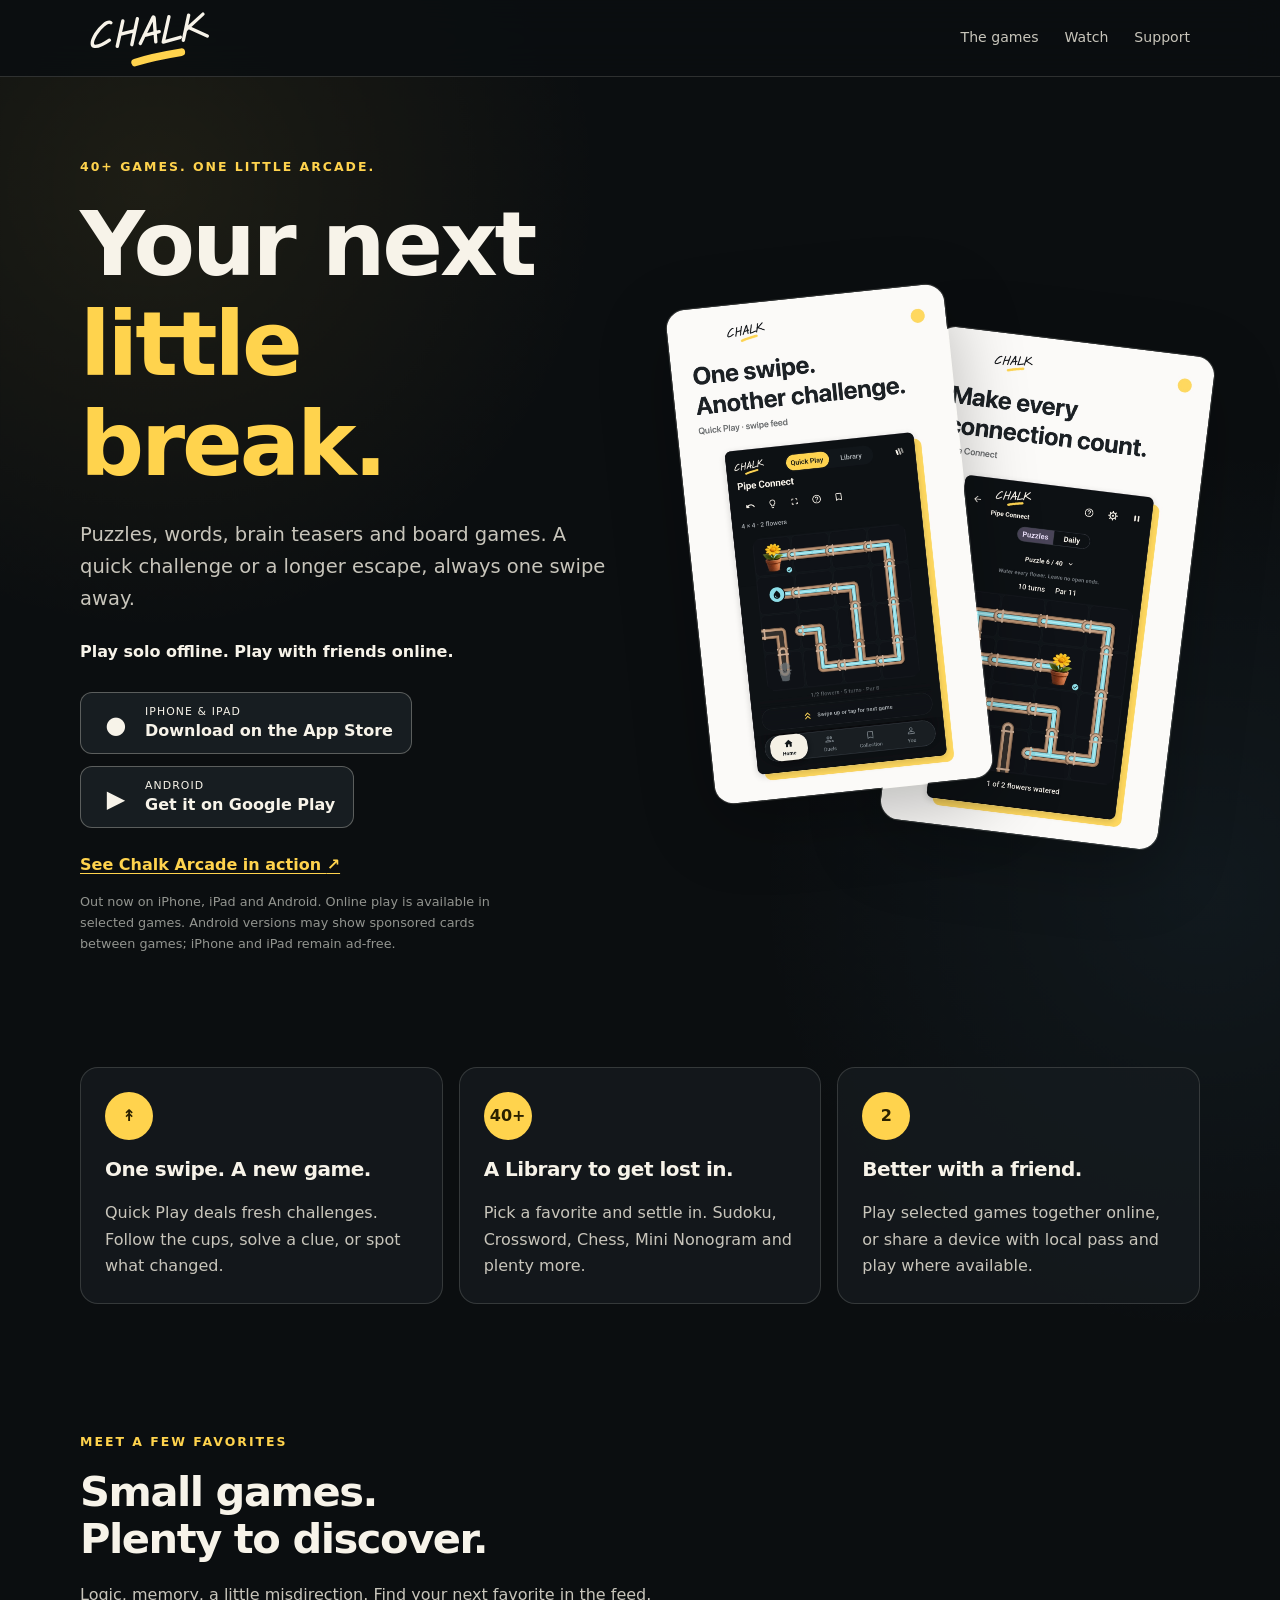
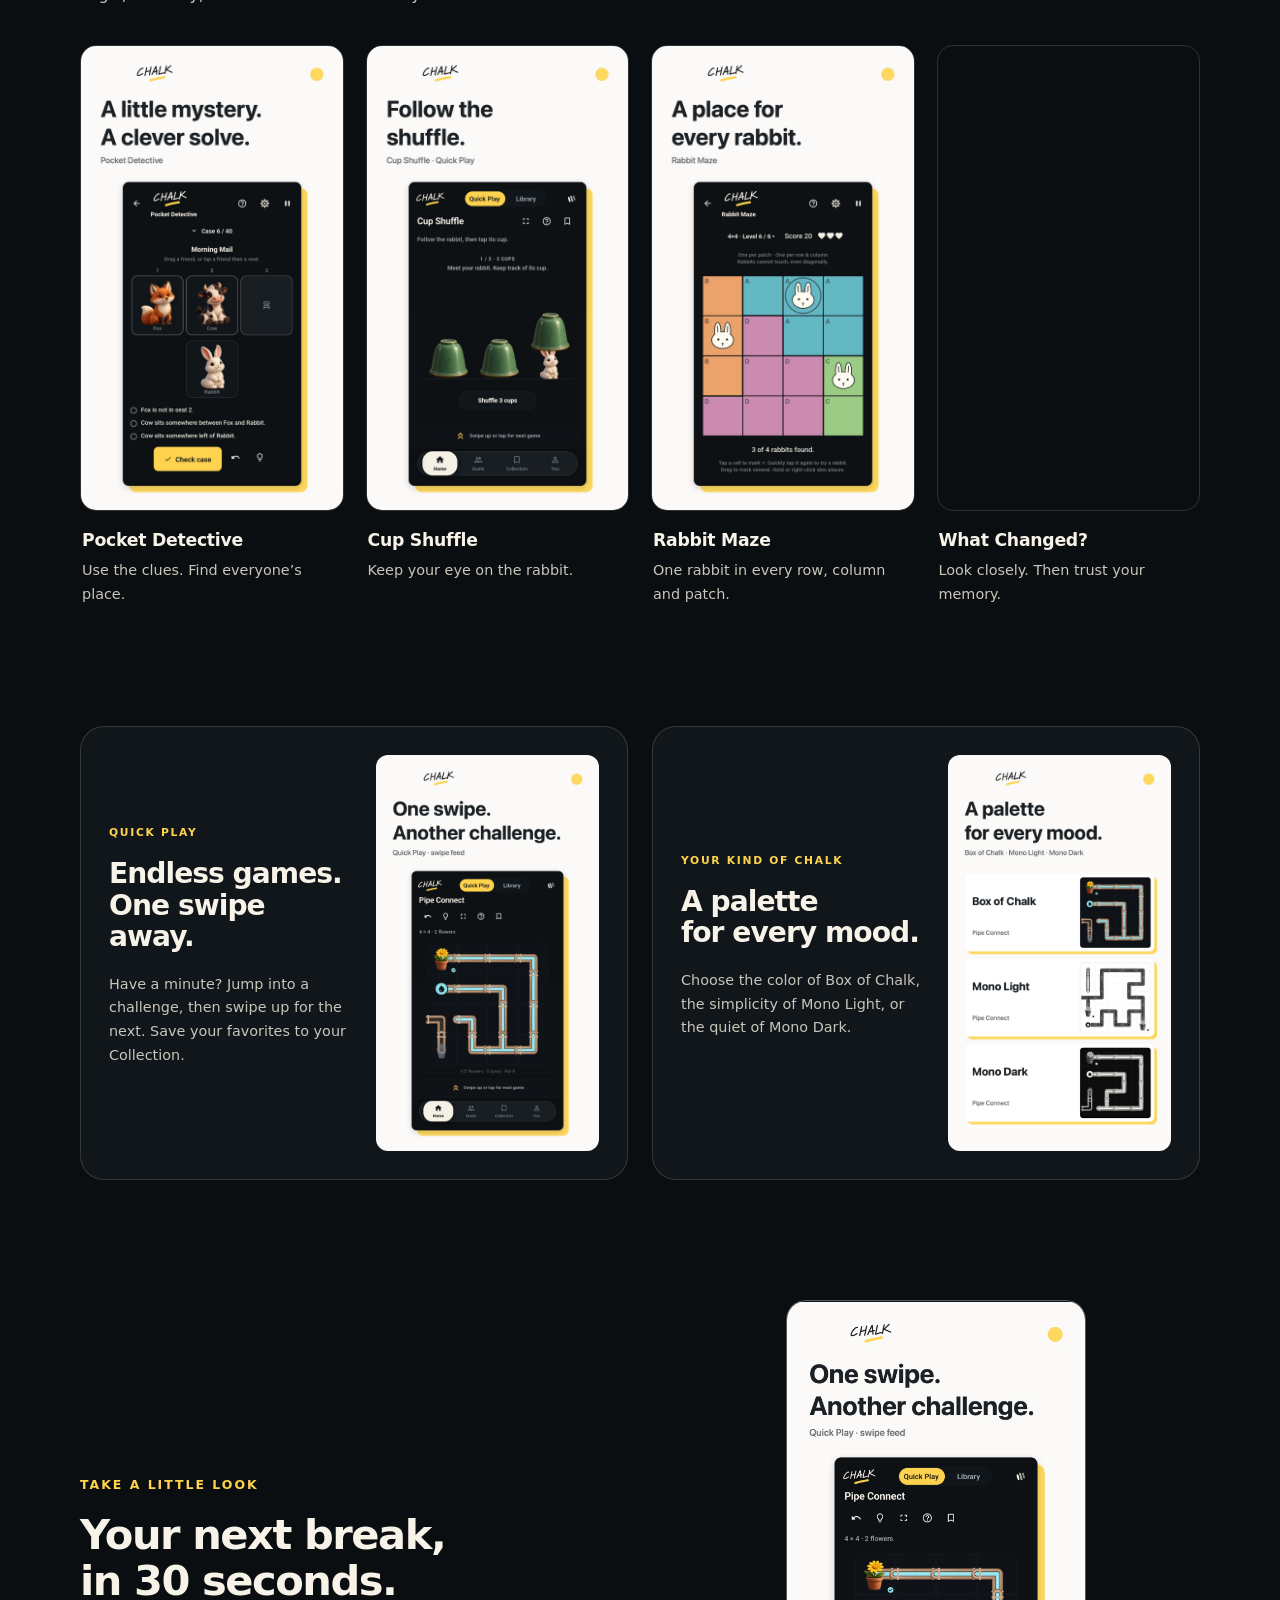
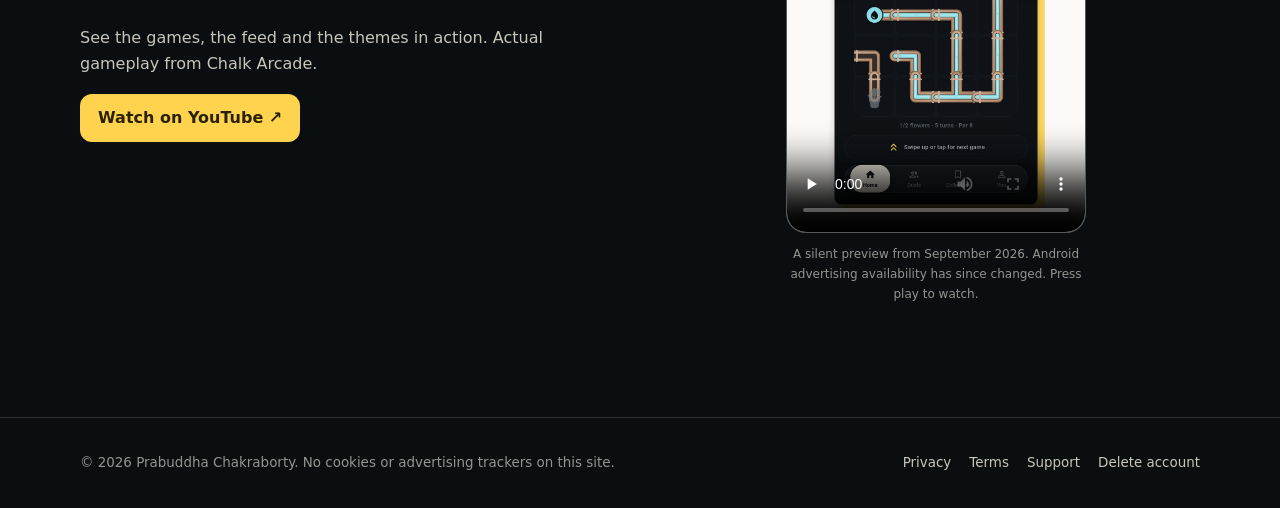
<file: index.html>
<!doctype html>
<html lang="en">
<head>
  <meta charset="utf-8">
  <meta name="viewport" content="width=device-width, initial-scale=1">
  <meta name="theme-color" content="#11161A">
  <meta name="description" content="40+ puzzle, word, brain teaser and board games. Play solo offline, swipe through quick games or play selected games with friends online.">
  <meta property="og:title" content="Chalk Arcade: Offline Games">
  <meta property="og:description" content="40+ games, an endless Quick Play feed, and games to share with friends.">
  <meta property="og:type" content="website">
  <meta property="og:url" content="https://chalkarcade.prab.ch/">
  <meta property="og:image" content="https://chalkarcade.prab.ch/assets/campaign-2026-09/07-quick-play-feed.jpg">
  <meta property="og:image:width" content="1080">
  <meta property="og:image:height" content="1920">
  <meta property="og:image:alt" content="Chalk Arcade: 40+ games. Play solo offline and with friends online.">
  <meta name="twitter:card" content="summary_large_image">
  <meta name="twitter:image" content="https://chalkarcade.prab.ch/assets/campaign-2026-09/07-quick-play-feed.jpg">
  <link rel="canonical" href="https://chalkarcade.prab.ch/">
  <link rel="icon" href="/assets/app-icon.svg?v=20260921" type="image/svg+xml">
  <link rel="icon" href="/assets/favicon-32.png" sizes="32x32" type="image/png">
  <link rel="apple-touch-icon" href="/assets/apple-touch-icon.png">
  <link rel="stylesheet" href="/assets/site.css?v=20260921">
  <script src="/assets/site-config.js?v=20261003" defer></script>
  <script src="/assets/site.js" defer></script>
  <title>Chalk Arcade: Offline Games — Find your next game.</title>
</head>
<body class="marketing-home">
  <a class="skip-link" href="#main">Skip to content</a>
  <header class="site-header">
    <div class="nav-shell">
      <a class="brand-link" href="/?stay=1" aria-label="Chalk Arcade home">
        <img src="/assets/wordmark.svg?v=20260921" alt="Chalk Arcade" width="140" height="68">
      </a>
      <nav class="site-nav" aria-label="Main navigation">
        <a class="mobile-priority" href="#games">The games</a>
        <a class="mobile-priority" href="#watch">Watch</a>
        <a href="/support/">Support</a>
      </nav>
    </div>
  </header>
  <main id="main">
    <section class="page-shell hero" aria-labelledby="hero-title">
      <div class="hero-copy-block">
        <p class="eyebrow">40+ games. One little arcade.</p>
        <h1 id="hero-title">Your next<br><span>little break.</span></h1>
        <p class="hero-copy">Puzzles, words, brain teasers and board games. A quick challenge or a longer escape, always one swipe away.</p>
        <p class="play-promise">Play solo offline. Play with friends online.</p>
        <div class="store-actions" aria-label="Download Chalk Arcade">
          <a class="store-button is-available" data-store="ios" href="https://apps.apple.com/app/id6806648338">
            <span class="store-icon" aria-hidden="true">●</span>
            <span class="store-label">
              <small>iPhone &amp; iPad</small>
              <strong data-store-status>Download on the App Store</strong>
            </span>
          </a>
          <a class="store-button is-available" data-store="android" href="https://play.google.com/store/apps/details?id=ch.prab.chalkarcade">
            <span class="store-icon" aria-hidden="true">▶</span>
            <span class="store-label">
              <small>Android</small>
              <strong data-store-status>Get it on Google Play</strong>
            </span>
          </a>
        </div>
        <div class="redirect-notice" data-redirect-notice hidden role="status" aria-live="polite">
          <span data-redirect-message>Opening your app store…</span>
          <button class="link-button" type="button" data-cancel-redirect>Stay here</button>
        </div>
        <a class="watch-link" href="#watch">See Chalk Arcade in action <span aria-hidden="true">↗</span></a>
        <p class="availability-note">Out now on iPhone, iPad and Android. Online play is available in selected games. Android versions may show sponsored cards between games; iPhone and iPad remain ad-free.</p>
      </div>
      <div class="campaign-hero-art">
        <img class="hero-secondary" src="/assets/campaign-2026-09/06-pipe-connect.jpg" alt="Pipe Connect: turn pipes to water every flower." width="1080" height="1920" decoding="async">
        <img class="hero-primary" src="/assets/campaign-2026-09/07-quick-play-feed.jpg" alt="Chalk Arcade Quick Play feed with swipe navigation." width="1080" height="1920" fetchpriority="high">
      </div>
    </section>
    <section class="page-shell feature-strip" aria-label="Ways to play">
      <article class="feature-card"><span class="feature-mark" aria-hidden="true">↟</span><h2>One swipe. A new game.</h2><p>Quick Play deals fresh challenges. Follow the cups, solve a clue, or spot what changed.</p></article>
      <article class="feature-card"><span class="feature-mark" aria-hidden="true">40+</span><h2>A Library to get lost in.</h2><p>Pick a favorite and settle in. Sudoku, Crossword, Chess, Mini Nonogram and plenty more.</p></article>
      <article class="feature-card"><span class="feature-mark" aria-hidden="true">2</span><h2>Better with a friend.</h2><p>Play selected games together online, or share a device with local pass and play where available.</p></article>
    </section>
    <section class="page-shell campaign-section" id="games" aria-labelledby="games-title">
      <div class="section-intro"><p class="eyebrow">Meet a few favorites</p><h2 id="games-title">Small games.<br>Plenty to discover.</h2><p>Logic, memory, a little misdirection. Find your next favorite in the feed.</p></div>
      <div class="game-gallery">
        <figure class="game-showcase"><a href="/assets/campaign-2026-09/02-pocket-detective.jpg" aria-label="View full-size Pocket Detective screenshot"><img src="/assets/campaign-2026-09/02-pocket-detective.jpg" alt="Pocket Detective with illustrated animals, arranged characters and deduction clues." width="1080" height="1920" loading="lazy" decoding="async"></a><figcaption><h3>Pocket Detective</h3><p>Use the clues. Find everyone’s place.</p></figcaption></figure>
        <figure class="game-showcase"><a href="/assets/campaign-2026-09/03-cup-shuffle.jpg" aria-label="View full-size Cup Shuffle screenshot"><img src="/assets/campaign-2026-09/03-cup-shuffle.jpg" alt="Cup Shuffle with three illustrated cups hiding a rabbit." width="1080" height="1920" loading="lazy" decoding="async"></a><figcaption><h3>Cup Shuffle</h3><p>Keep your eye on the rabbit.</p></figcaption></figure>
        <figure class="game-showcase"><a href="/assets/campaign-2026-09/04-rabbit-maze.jpg" aria-label="View full-size Rabbit Maze screenshot"><img src="/assets/campaign-2026-09/04-rabbit-maze.jpg" alt="A partly solved Rabbit Maze with rabbits and crossed-out squares." width="1080" height="1920" loading="lazy" decoding="async"></a><figcaption><h3>Rabbit Maze</h3><p>One rabbit in every row, column and patch.</p></figcaption></figure>
        <figure class="game-showcase"><a href="/assets/campaign-2026-09/05-what-changed.jpg" aria-label="View full-size What Changed? screenshot"><img src="/assets/campaign-2026-09/05-what-changed.jpg" alt="What Changed with illustrated objects to remember and compare." width="1080" height="1920" loading="lazy" decoding="async"></a><figcaption><h3>What Changed?</h3><p>Look closely. Then trust your memory.</p></figcaption></figure>
      </div>
    </section>
    <section class="page-shell campaign-section play-details" aria-label="Quick Play and themes">
      <article class="detail-panel">
        <div><p class="eyebrow">Quick Play</p><h2>Endless games.<br>One swipe away.</h2><p>Have a minute? Jump into a challenge, then swipe up for the next. Save your favorites to your Collection.</p></div>
        <img src="/assets/campaign-2026-09/07-quick-play-feed.jpg" alt="Quick Play feed showing the next-game swipe control." width="1080" height="1920" loading="lazy" decoding="async">
      </article>
      <article class="detail-panel">
        <div><p class="eyebrow">Your kind of chalk</p><h2>A palette<br>for every mood.</h2><p>Choose the color of Box of Chalk, the simplicity of Mono Light, or the quiet of Mono Dark.</p></div>
        <img src="/assets/campaign-2026-09/08-theme-comparison.jpg" alt="The same maze shown in Box of Chalk, Mono Light and Mono Dark themes." width="1080" height="1920" loading="lazy" decoding="async">
      </article>
    </section>
    <section class="page-shell campaign-section watch-section" id="watch" aria-labelledby="watch-title">
      <div class="section-intro"><p class="eyebrow">Take a little look</p><h2 id="watch-title">Your next break,<br>in 30 seconds.</h2><p>See the games, the feed and the themes in action. Actual gameplay from Chalk Arcade.</p><a class="primary-button" href="https://www.youtube.com/watch?v=ILkjiggieT8" target="_blank" rel="noopener noreferrer">Watch on YouTube ↗</a></div>
      <div class="preview-frame"><video controls playsinline preload="none" poster="/assets/campaign-2026-09/07-quick-play-feed.jpg" width="1080" height="1920" aria-label="Chalk Arcade gameplay preview, 29 seconds, silent"><source src="/assets/campaign-2026-09/chalk-arcade-preview.mp4" type="video/mp4"><a href="/assets/campaign-2026-09/chalk-arcade-preview.mp4">Download the gameplay preview</a></video><p class="video-note">A silent preview from September 2026. Android advertising availability has since changed. Press play to watch.</p></div>
    </section>
  </main>
  <footer class="site-footer">
    <div class="footer-shell">
      <p class="footer-copy">© 2026 Prabuddha Chakraborty. No cookies or advertising trackers on this site.</p>
      <nav class="footer-links" aria-label="Legal and support">
        <a href="/privacy/">Privacy</a>
        <a href="/terms/">Terms</a>
        <a href="/support/">Support</a>
        <a href="/delete-account/">Delete account</a>
      </nav>
    </div>
  </footer>
</body>
</html>
</file>
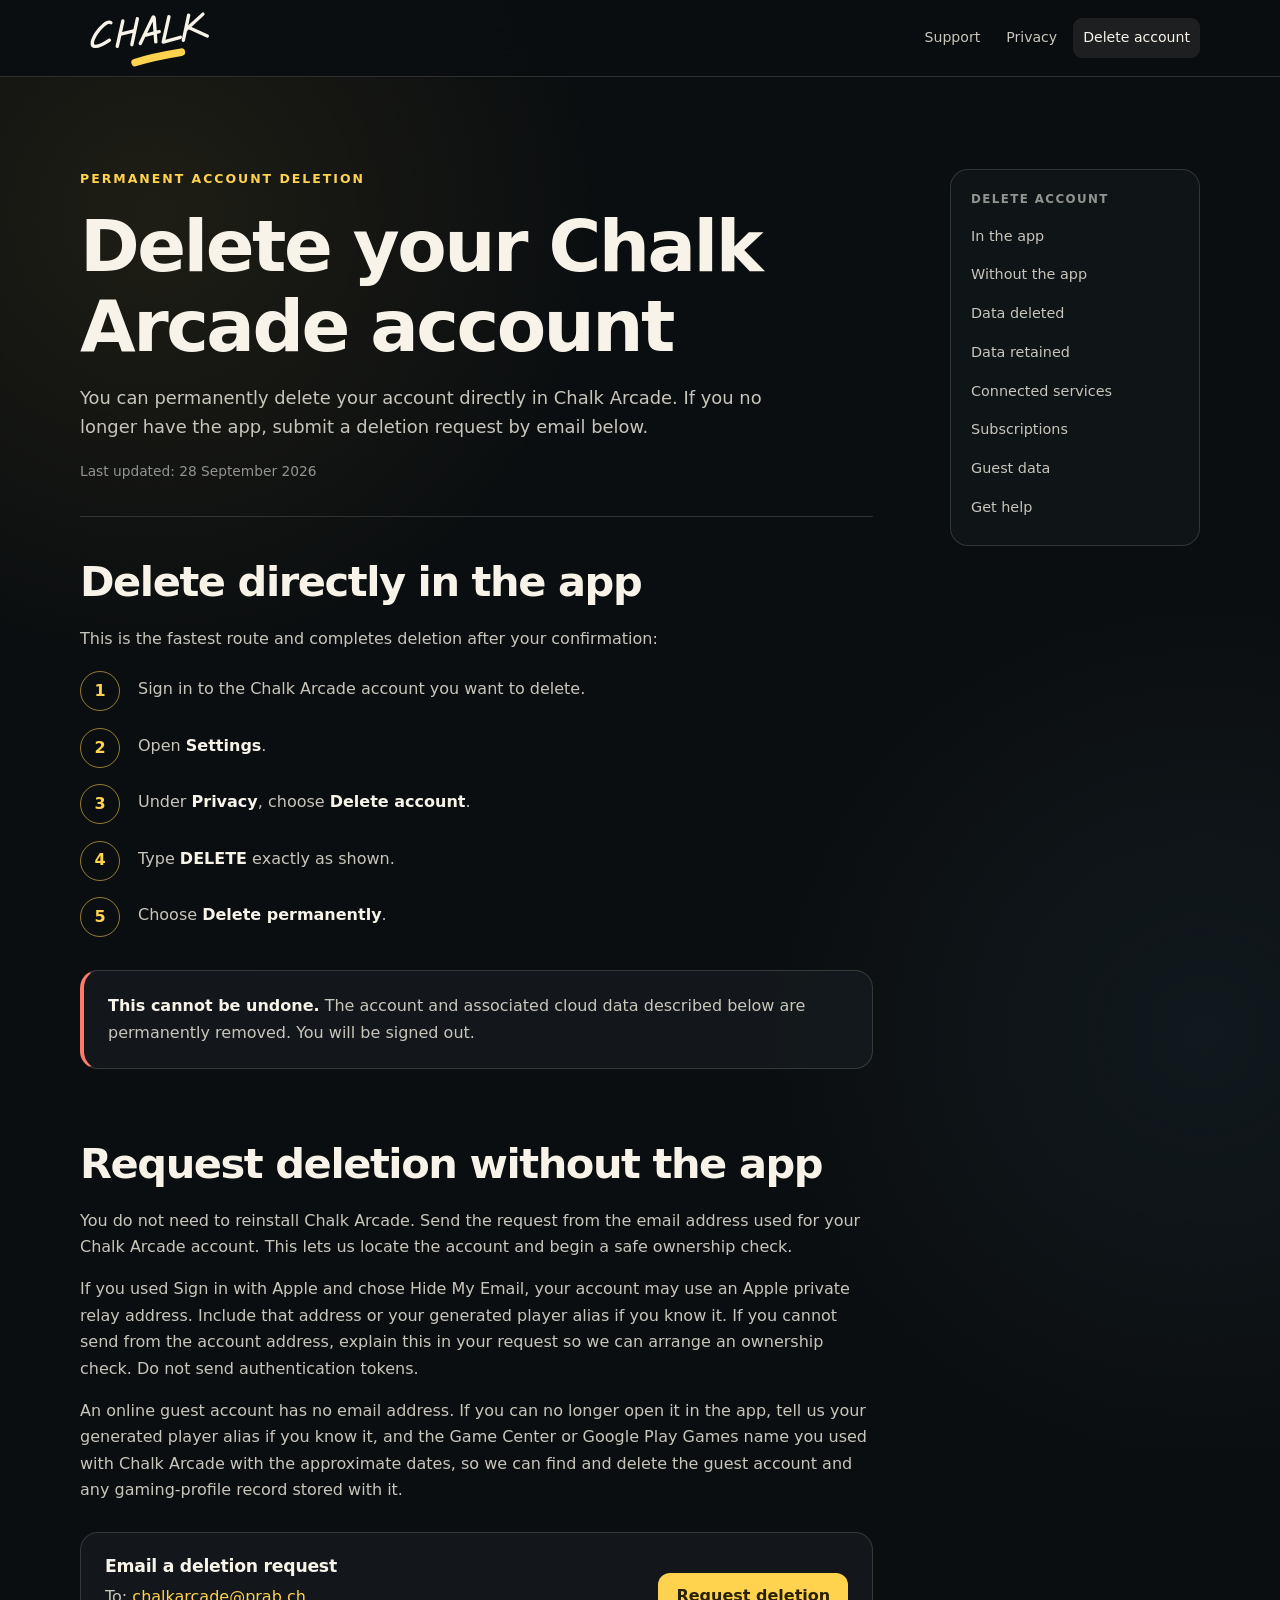
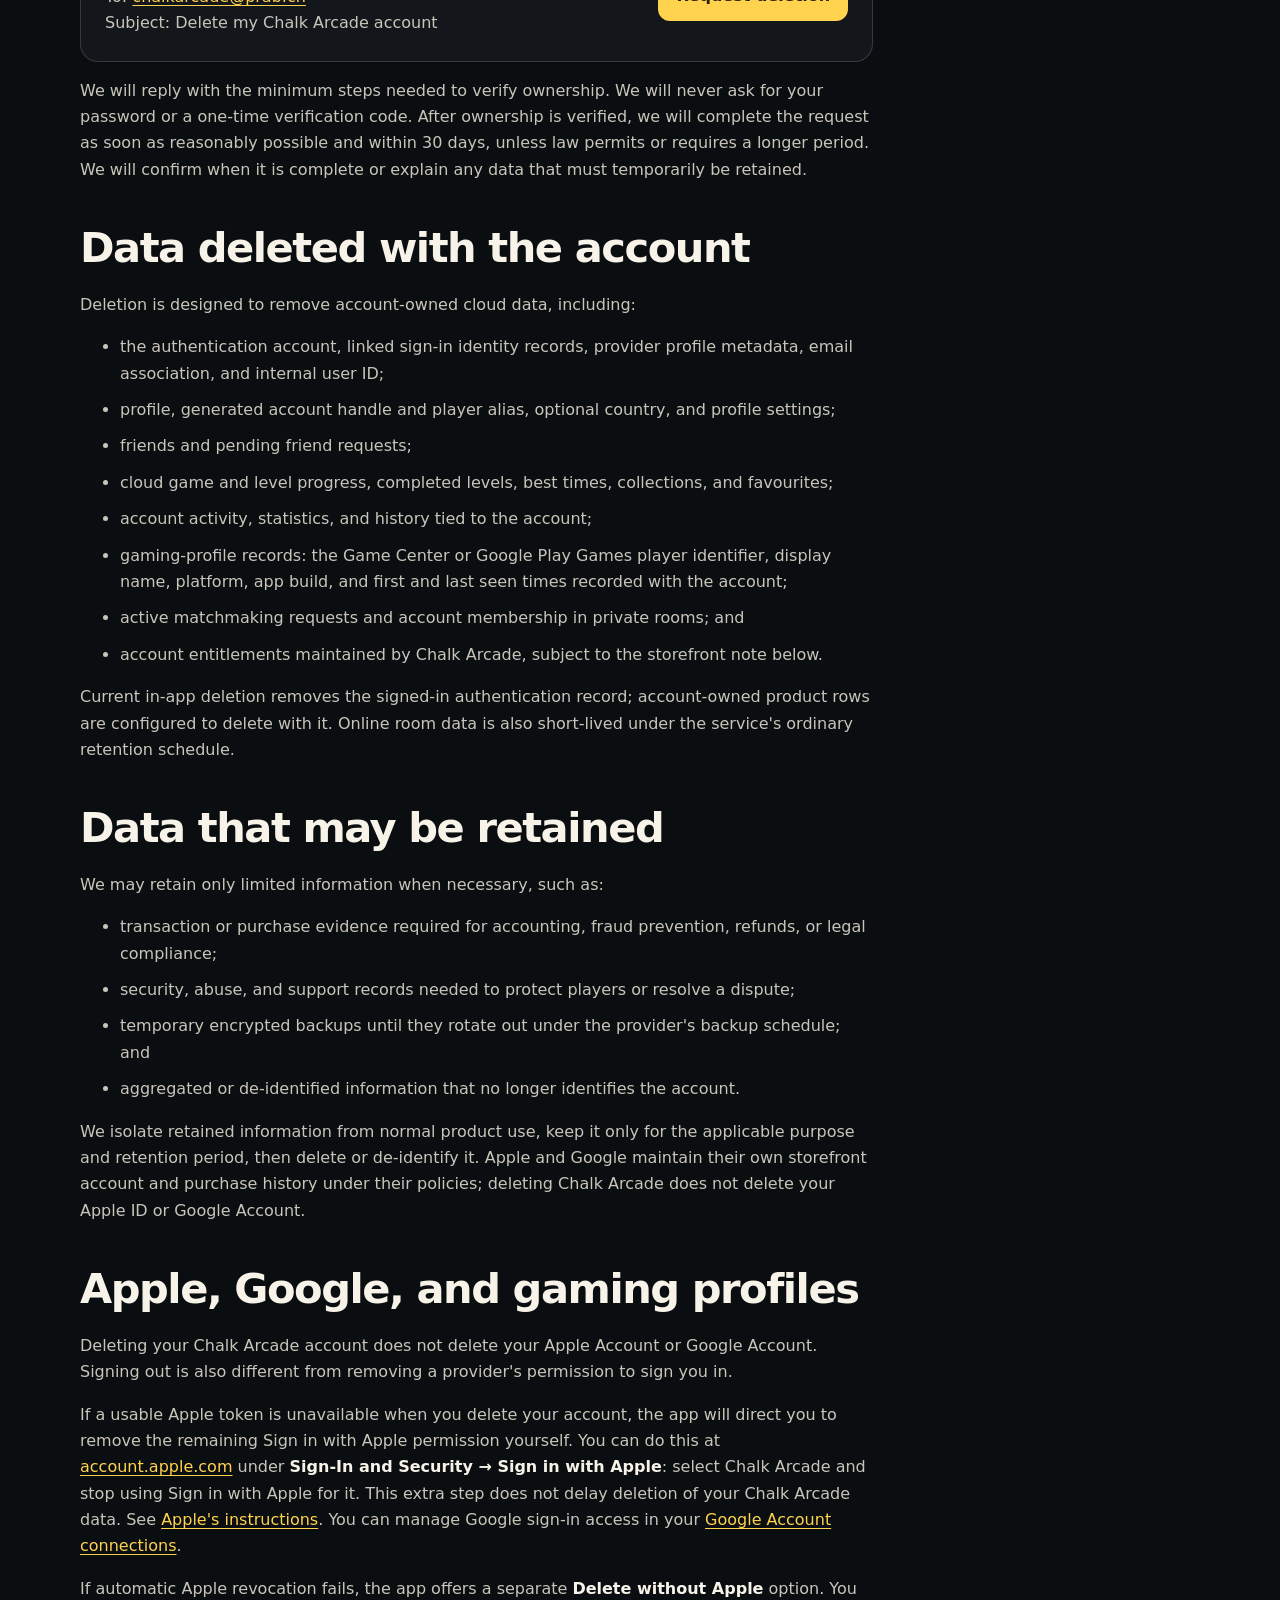
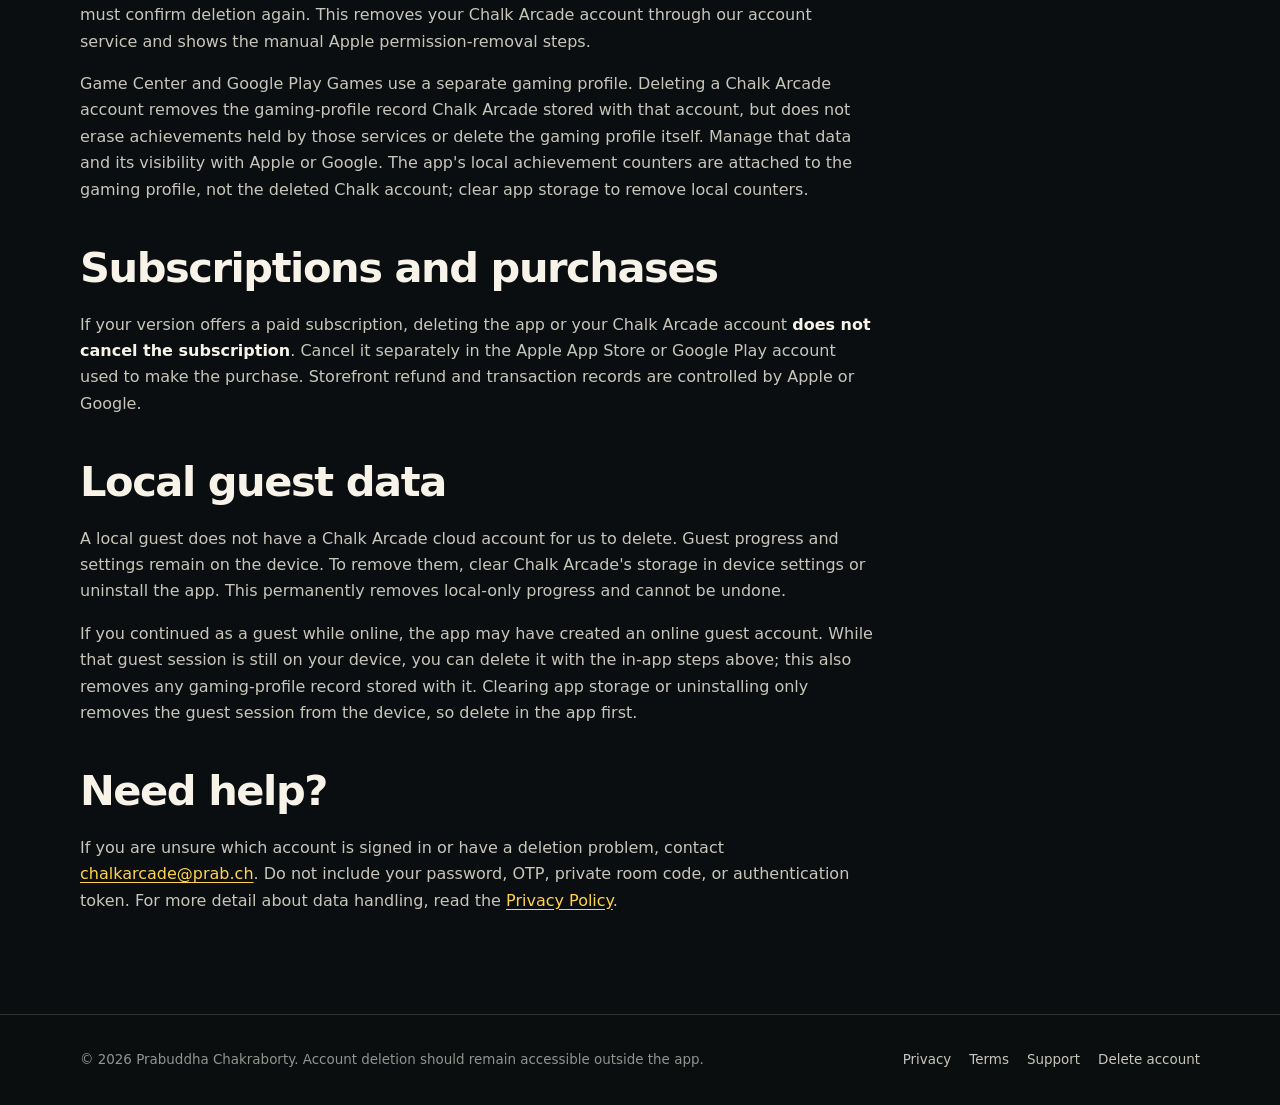
<file: delete-account/index.html>
<!doctype html>
<html lang="en">
<head>
  <meta charset="utf-8">
  <meta name="viewport" content="width=device-width, initial-scale=1">
  <meta name="theme-color" content="#11161A">
  <meta name="description" content="Permanently delete a Chalk Arcade account and its associated cloud data, in the app or without app access.">
  <meta property="og:title" content="Delete your account — Chalk Arcade">
  <meta property="og:description" content="Request permanent deletion of a Chalk Arcade account and associated cloud data.">
  <meta property="og:type" content="website">
  <meta property="og:url" content="https://chalkarcade.prab.ch/delete-account/">
  <link rel="canonical" href="https://chalkarcade.prab.ch/delete-account/">
  <link rel="apple-touch-icon" href="/assets/apple-touch-icon.png">
  <link rel="icon" href="/assets/app-icon.svg?v=20260921" type="image/svg+xml">
  <link rel="stylesheet" href="/assets/site.css?v=20260921">
  <title>Delete your account — Chalk Arcade</title>
</head>
<body>
  <a class="skip-link" href="#main">Skip to content</a>
  <header class="site-header">
    <div class="nav-shell">
      <a class="brand-link" href="/?stay=1" aria-label="Chalk Arcade home">
        <img src="/assets/wordmark.svg?v=20260921" alt="Chalk Arcade" width="140" height="68">
      </a>
      <nav class="site-nav" aria-label="Main navigation">
        <a href="/support/">Support</a>
        <a href="/privacy/">Privacy</a>
        <a class="mobile-priority" href="/delete-account/" aria-current="page">Delete account</a>
      </nav>
    </div>
  </header>

  <main id="main" class="page-shell legal-layout">
    <article class="legal-article">
      <header>
        <p class="eyebrow">Permanent account deletion</p>
        <h1>Delete your Chalk Arcade account</h1>
        <p class="lede">
          You can permanently delete your account directly in Chalk Arcade.
          If you no longer have the app, submit a deletion request by email below.
        </p>
        <time class="updated" datetime="2026-09-28">Last updated: 28 September 2026</time>
      </header>

      <section class="legal-section" id="in-app">
        <h2>Delete directly in the app</h2>
        <p>This is the fastest route and completes deletion after your confirmation:</p>
        <ol class="steps">
          <li>Sign in to the Chalk Arcade account you want to delete.</li>
          <li>Open <strong>Settings</strong>.</li>
          <li>Under <strong>Privacy</strong>, choose <strong>Delete account</strong>.</li>
          <li>Type <strong>DELETE</strong> exactly as shown.</li>
          <li>Choose <strong>Delete permanently</strong>.</li>
        </ol>
        <div class="callout callout-danger">
          <p><strong>This cannot be undone.</strong> The account and associated cloud data described below are permanently removed. You will be signed out.</p>
        </div>
      </section>

      <section class="legal-section" id="email">
        <h2>Request deletion without the app</h2>
        <p>
          You do not need to reinstall Chalk Arcade. Send the request from the
          email address used for your Chalk Arcade account. This lets us locate
          the account and begin a safe ownership check.
        </p>
        <p>
          If you used Sign in with Apple and chose Hide My Email, your account
          may use an Apple private relay address. Include that address or your
          generated player alias if you know it. If you cannot send from the
          account address, explain this in your request so we can arrange an
          ownership check. Do not send authentication tokens.
        </p>
        <p>
          An online guest account has no email address. If you can no longer
          open it in the app, tell us your generated player alias if you know
          it, and the Game Center or Google Play Games name you used with
          Chalk Arcade with the approximate dates, so we can find and delete
          the guest account and any gaming-profile record stored with it.
        </p>
        <div class="contact-card">
          <div>
            <h3>Email a deletion request</h3>
            <p>To: <a href="mailto:chalkarcade@prab.ch">chalkarcade@prab.ch</a><br>Subject: Delete my Chalk Arcade account</p>
          </div>
          <a class="primary-button" href="mailto:chalkarcade@prab.ch?subject=Delete%20my%20Chalk%20Arcade%20account&amp;body=Please%20permanently%20delete%20my%20Chalk%20Arcade%20account%20and%20associated%20cloud%20data.%0A%0AAccount%20email%3A%20">Request deletion</a>
        </div>
        <p>
          We will reply with the minimum steps needed to verify ownership. We
          will never ask for your password or a one-time verification code.
          After ownership is verified, we will complete the request as soon as
          reasonably possible and within 30 days, unless law permits or
          requires a longer period. We will confirm when it is complete or
          explain any data that must temporarily be retained.
        </p>
      </section>

      <section class="legal-section" id="deleted-data">
        <h2>Data deleted with the account</h2>
        <p>Deletion is designed to remove account-owned cloud data, including:</p>
        <ul>
          <li>the authentication account, linked sign-in identity records, provider profile metadata, email association, and internal user ID;</li>
          <li>profile, generated account handle and player alias, optional country, and profile settings;</li>
          <li>friends and pending friend requests;</li>
          <li>cloud game and level progress, completed levels, best times, collections, and favourites;</li>
          <li>account activity, statistics, and history tied to the account;</li>
          <li>gaming-profile records: the Game Center or Google Play Games player identifier, display name, platform, app build, and first and last seen times recorded with the account;</li>
          <li>active matchmaking requests and account membership in private rooms; and</li>
          <li>account entitlements maintained by Chalk Arcade, subject to the storefront note below.</li>
        </ul>
        <p>
          Current in-app deletion removes the signed-in authentication record;
          account-owned product rows are configured to delete with it. Online
          room data is also short-lived under the service's ordinary retention
          schedule.
        </p>
      </section>

      <section class="legal-section" id="retained-data">
        <h2>Data that may be retained</h2>
        <p>We may retain only limited information when necessary, such as:</p>
        <ul>
          <li>transaction or purchase evidence required for accounting, fraud prevention, refunds, or legal compliance;</li>
          <li>security, abuse, and support records needed to protect players or resolve a dispute;</li>
          <li>temporary encrypted backups until they rotate out under the provider's backup schedule; and</li>
          <li>aggregated or de-identified information that no longer identifies the account.</li>
        </ul>
        <p>
          We isolate retained information from normal product use, keep it only
          for the applicable purpose and retention period, then delete or
          de-identify it. Apple and Google maintain their own storefront account
          and purchase history under their policies; deleting Chalk Arcade does
          not delete your Apple ID or Google Account.
        </p>
      </section>

      <section class="legal-section" id="connected-services">
        <h2>Apple, Google, and gaming profiles</h2>
        <p>
          Deleting your Chalk Arcade account does not delete your Apple Account
          or Google Account. Signing out is also different from removing a
          provider's permission to sign you in.
        </p>
        <p>
          If a usable Apple token is unavailable when you delete your account, the
          app will direct you to remove the remaining Sign in with Apple
          permission yourself. You can do this at
          <a href="https://account.apple.com/">account.apple.com</a> under
          <strong>Sign-In and Security → Sign in with Apple</strong>: select
          Chalk Arcade and stop using Sign in with Apple for it. This extra
          step does not delay deletion of your Chalk Arcade data. See
          <a href="https://support.apple.com/102571">Apple's instructions</a>.
          You can manage Google sign-in access in your
          <a href="https://myaccount.google.com/connections">Google Account connections</a>.
        </p>
        <p>
          If automatic Apple revocation fails, the app offers a separate
          <strong>Delete without Apple</strong> option. You must confirm
          deletion again. This removes your Chalk Arcade account through our
          account service and shows the manual Apple permission-removal steps.
        </p>
        <p>
          Game Center and Google Play Games use a separate gaming profile.
          Deleting a Chalk Arcade account removes the gaming-profile record
          Chalk Arcade stored with that account, but does not erase
          achievements held by those services or delete the gaming profile
          itself. Manage that data and its visibility with Apple or Google. The
          app's local achievement counters are attached to the gaming profile,
          not the deleted Chalk account; clear app storage to remove local
          counters.
        </p>
      </section>

      <section class="legal-section" id="subscriptions">
        <h2>Subscriptions and purchases</h2>
        <p>
          If your version offers a paid subscription, deleting the app or your
          Chalk Arcade account <strong>does not cancel the subscription</strong>.
          Cancel it separately in the Apple App Store or Google Play account
          used to make the purchase. Storefront refund and transaction records
          are controlled by Apple or Google.
        </p>
      </section>

      <section class="legal-section" id="guest-data">
        <h2>Local guest data</h2>
        <p>
          A local guest does not have a Chalk Arcade cloud account for us to
          delete. Guest progress and settings remain on the device. To remove
          them, clear Chalk Arcade's storage in device settings or uninstall the
          app. This permanently removes local-only progress and cannot be undone.
        </p>
        <p>
          If you continued as a guest while online, the app may have created an
          online guest account. While that guest session is still on your
          device, you can delete it with the in-app steps above; this also
          removes any gaming-profile record stored with it. Clearing app
          storage or uninstalling only removes the guest session from the
          device, so delete in the app first.
        </p>
      </section>

      <section class="legal-section" id="help">
        <h2>Need help?</h2>
        <p>
          If you are unsure which account is signed in or have a deletion
          problem, contact <a href="mailto:chalkarcade@prab.ch?subject=Chalk%20Arcade%20deletion%20help">chalkarcade@prab.ch</a>.
          Do not include your password, OTP, private room code, or authentication
          token. For more detail about data handling, read the
          <a href="/privacy/">Privacy Policy</a>.
        </p>
      </section>
    </article>

    <aside class="legal-nav" aria-label="Deletion options">
      <p>Delete account</p>
      <ol>
        <li><a href="#in-app">In the app</a></li>
        <li><a href="#email">Without the app</a></li>
        <li><a href="#deleted-data">Data deleted</a></li>
        <li><a href="#retained-data">Data retained</a></li>
        <li><a href="#connected-services">Connected services</a></li>
        <li><a href="#subscriptions">Subscriptions</a></li>
        <li><a href="#guest-data">Guest data</a></li>
        <li><a href="#help">Get help</a></li>
      </ol>
    </aside>
  </main>

  <footer class="site-footer">
    <div class="footer-shell">
      <p class="footer-copy">© 2026 Prabuddha Chakraborty. Account deletion should remain accessible outside the app.</p>
      <nav class="footer-links" aria-label="Legal and support">
        <a href="/privacy/">Privacy</a>
        <a href="/terms/">Terms</a>
        <a href="/support/">Support</a>
        <a href="/delete-account/" aria-current="page">Delete account</a>
      </nav>
    </div>
  </footer>
</body>
</html>
</file>
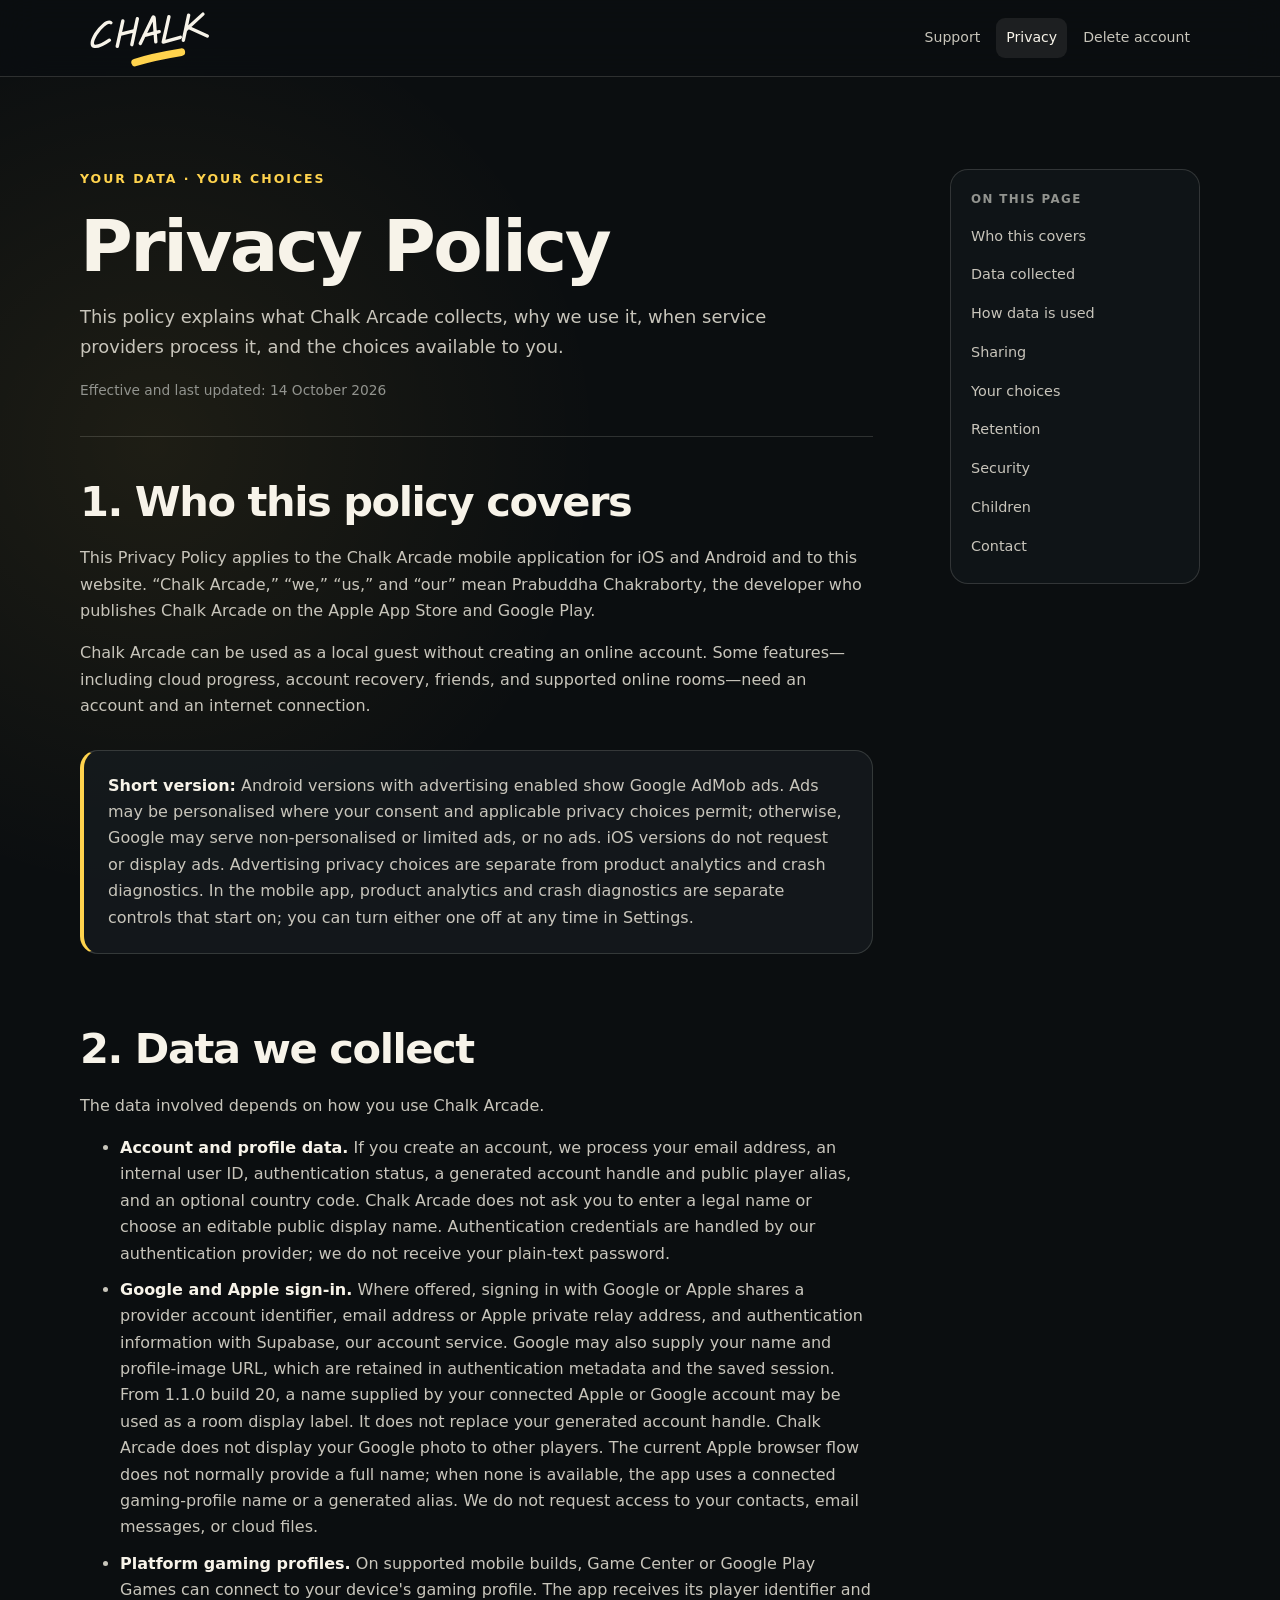
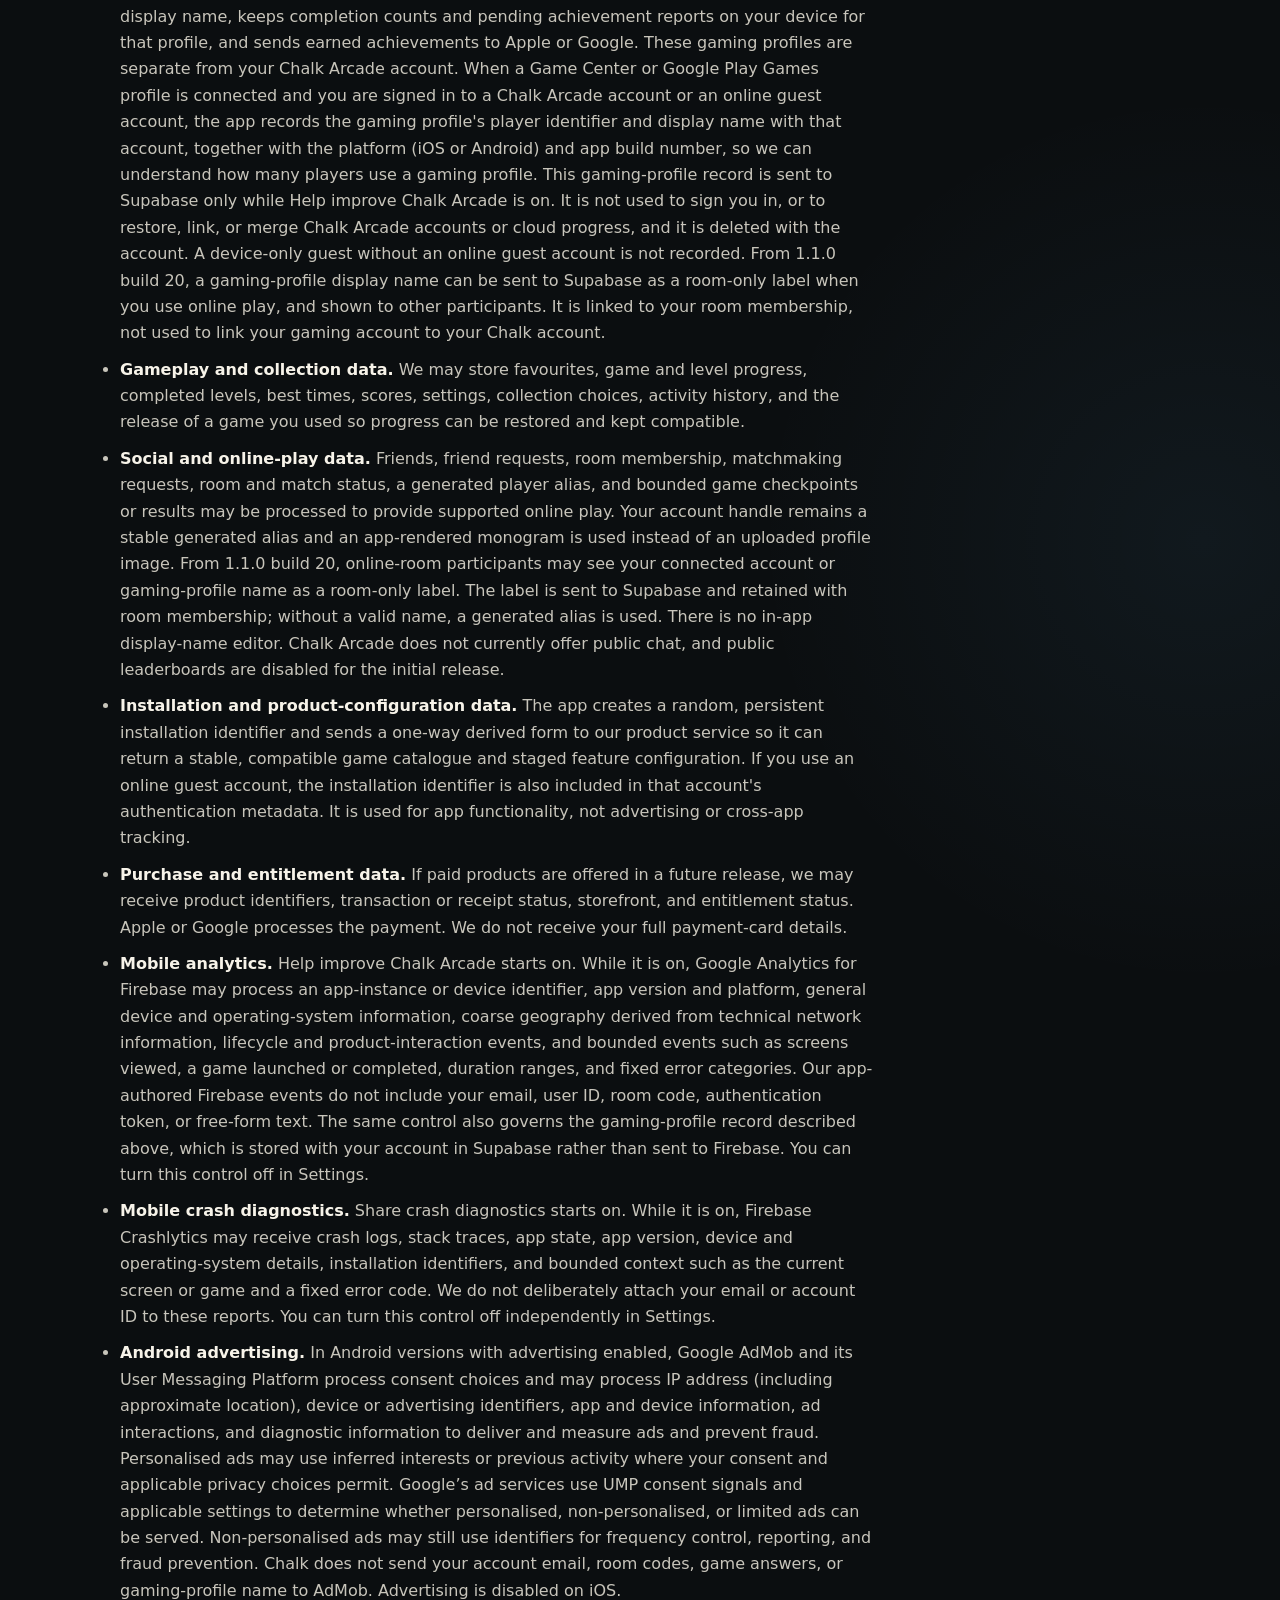
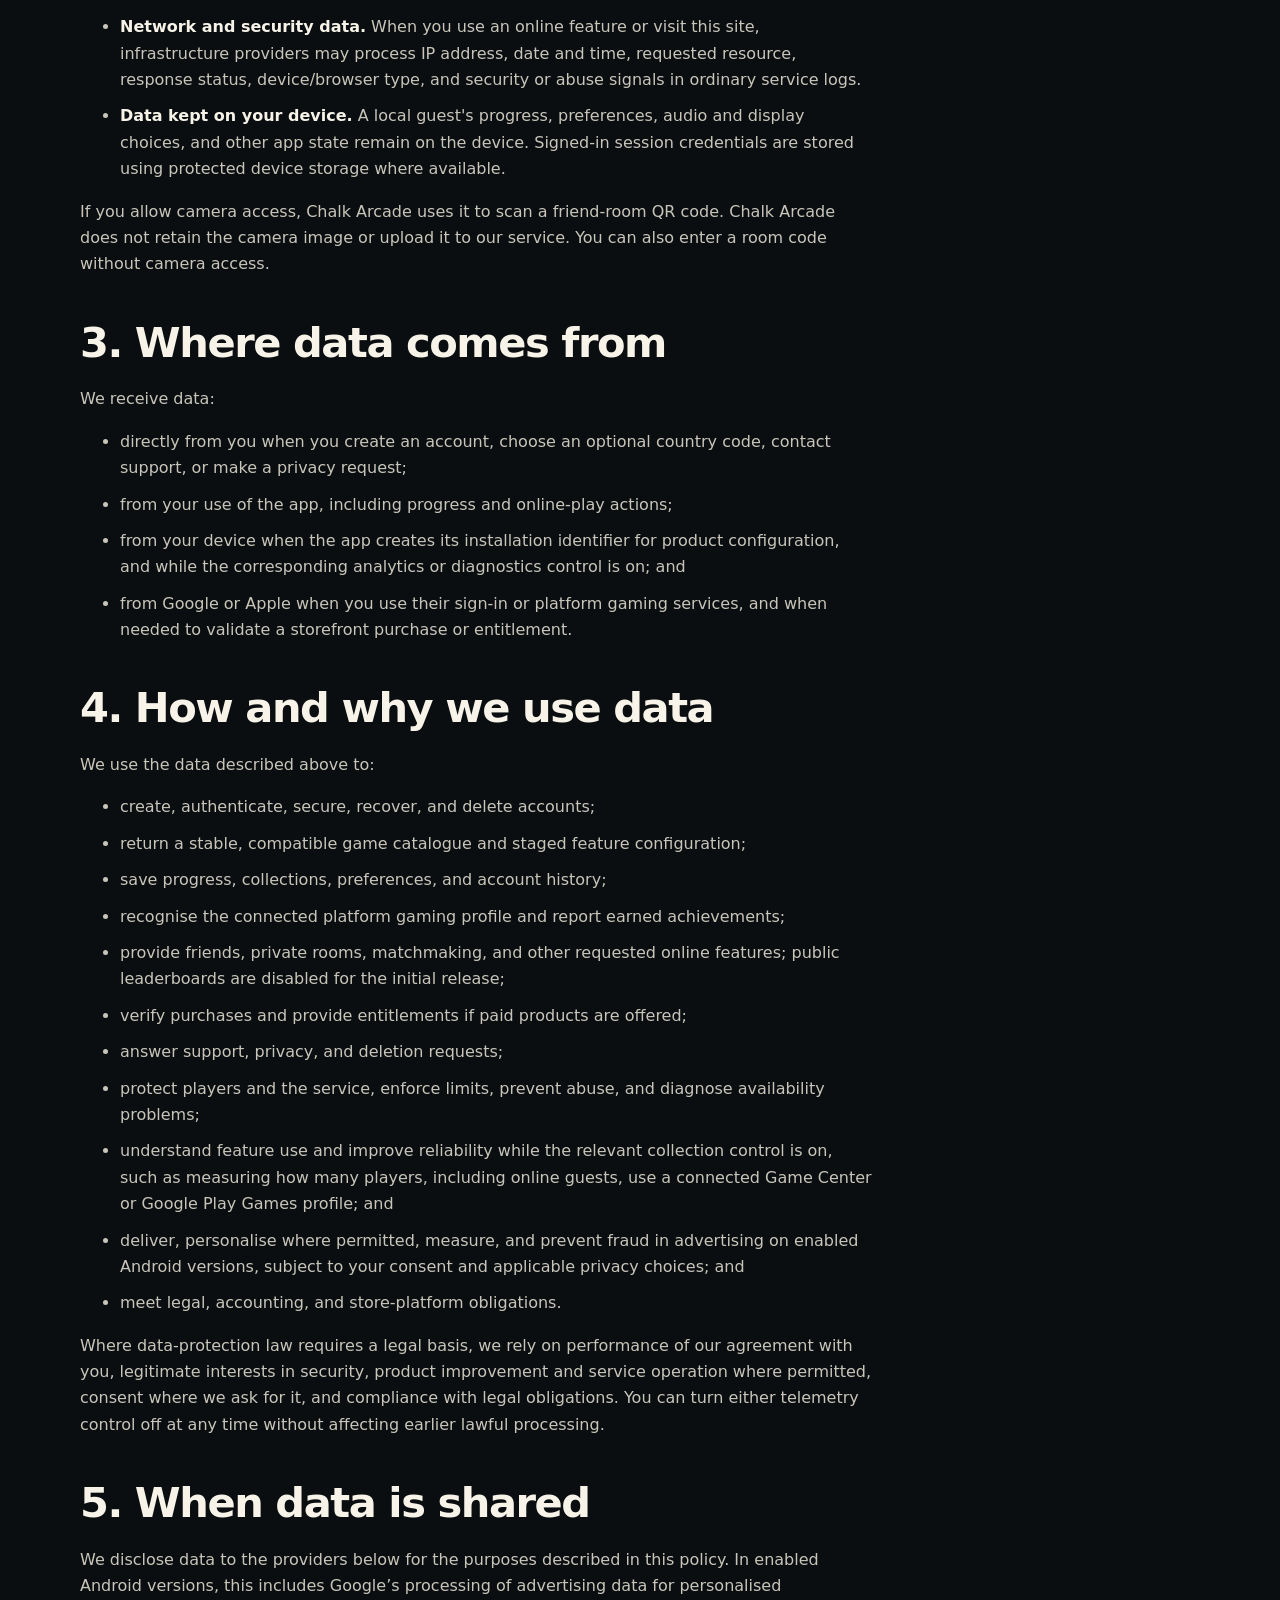
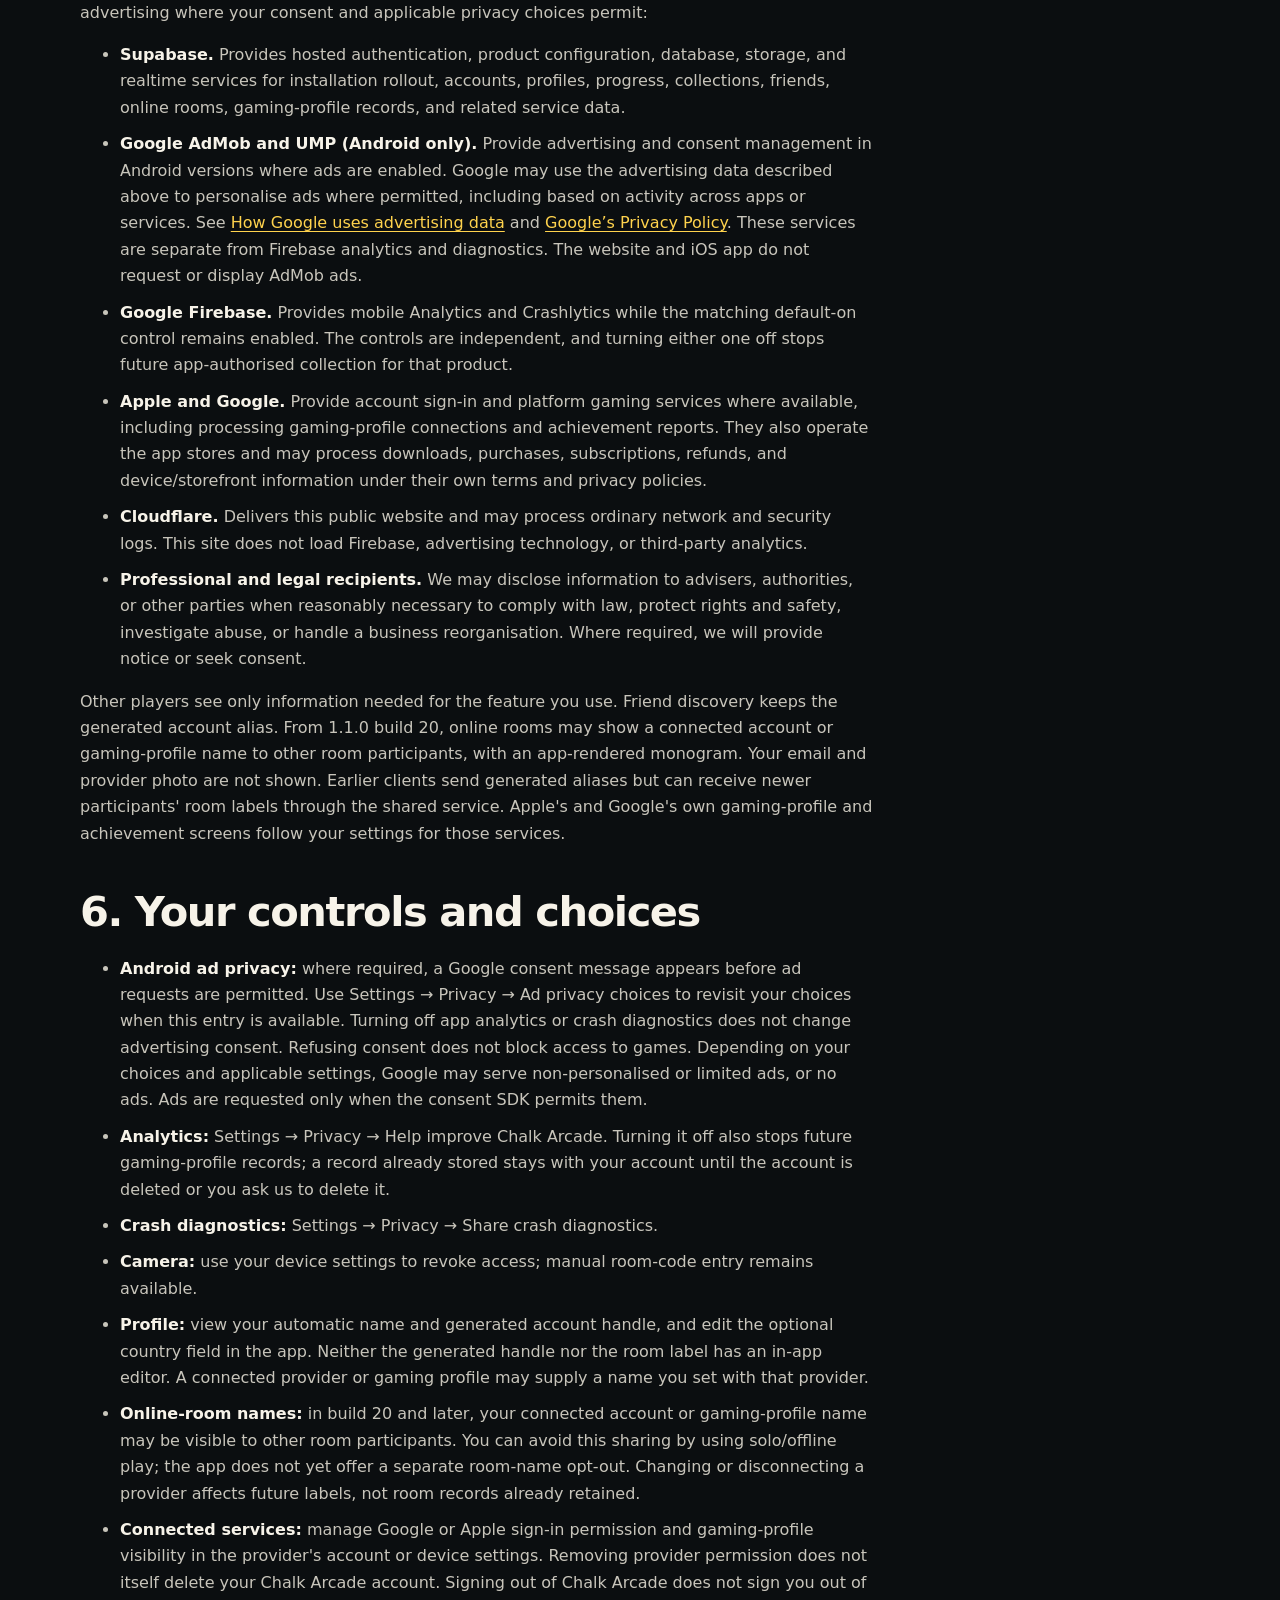
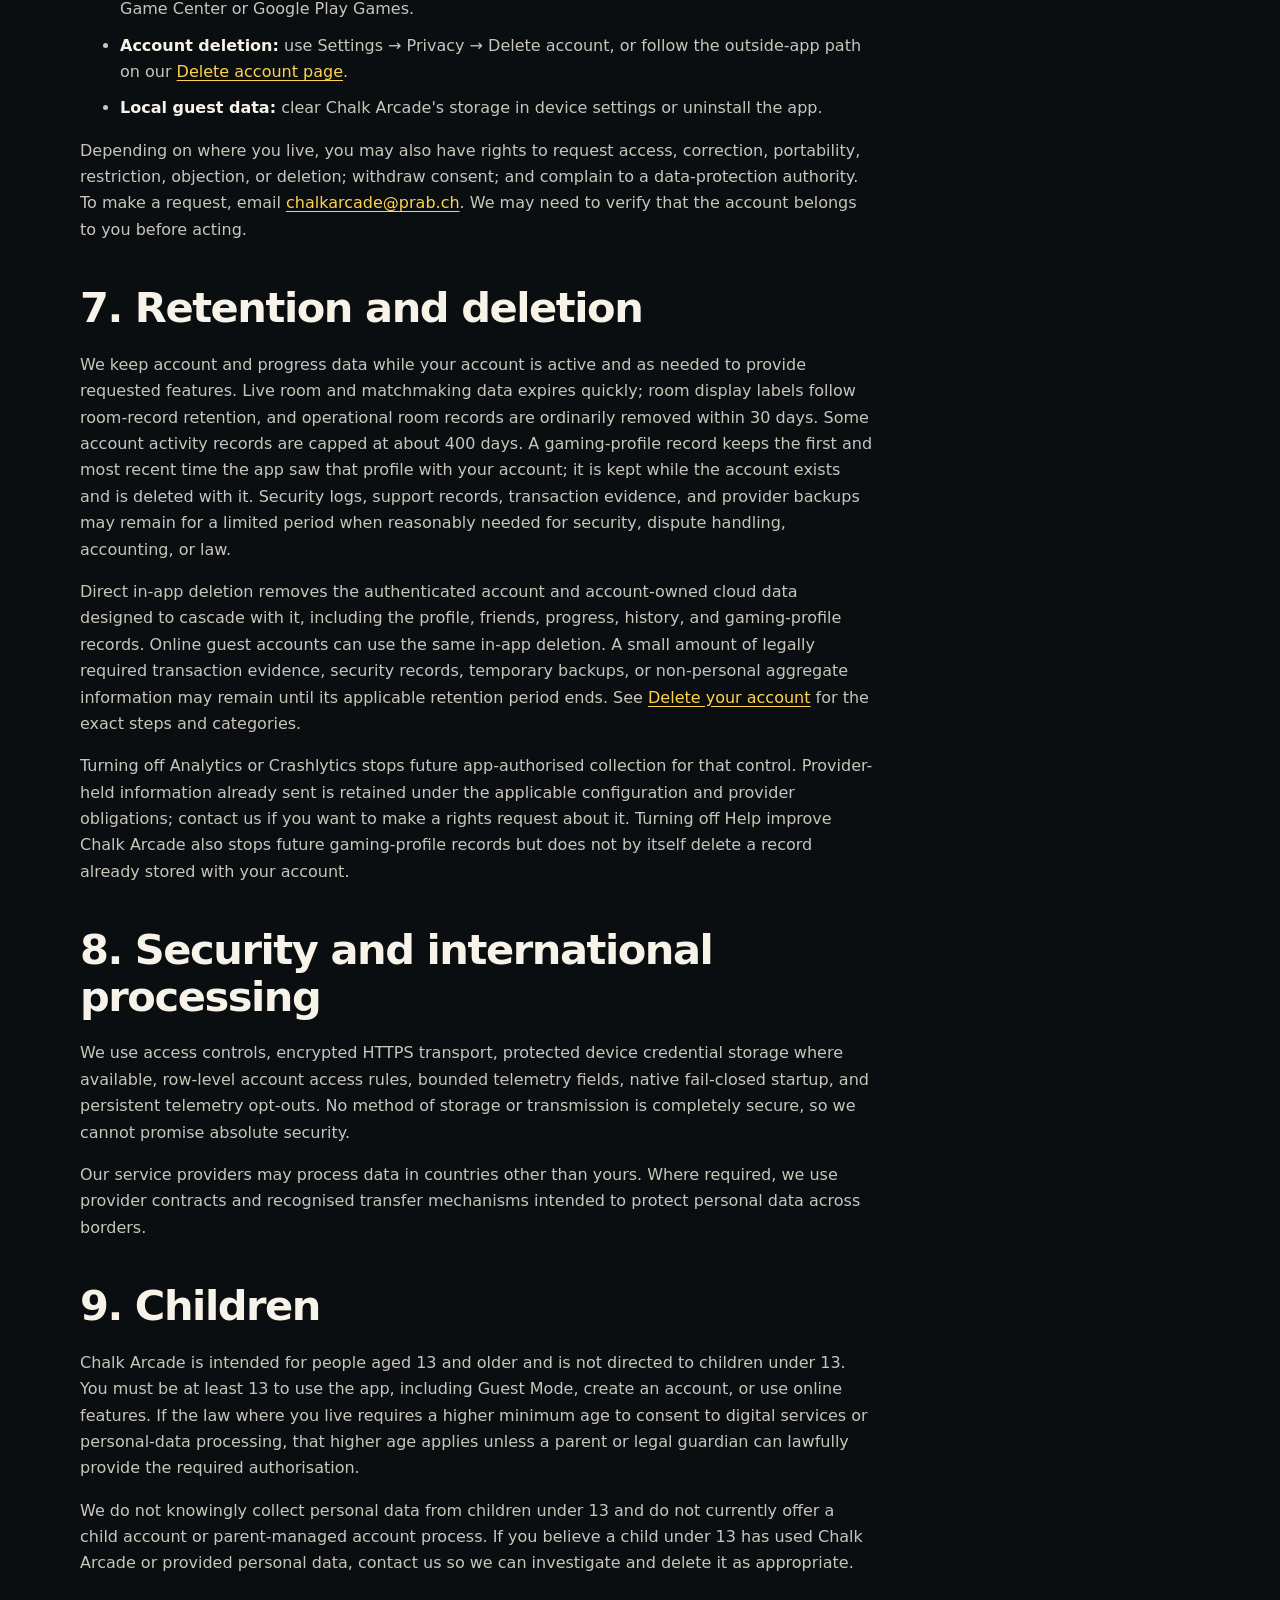
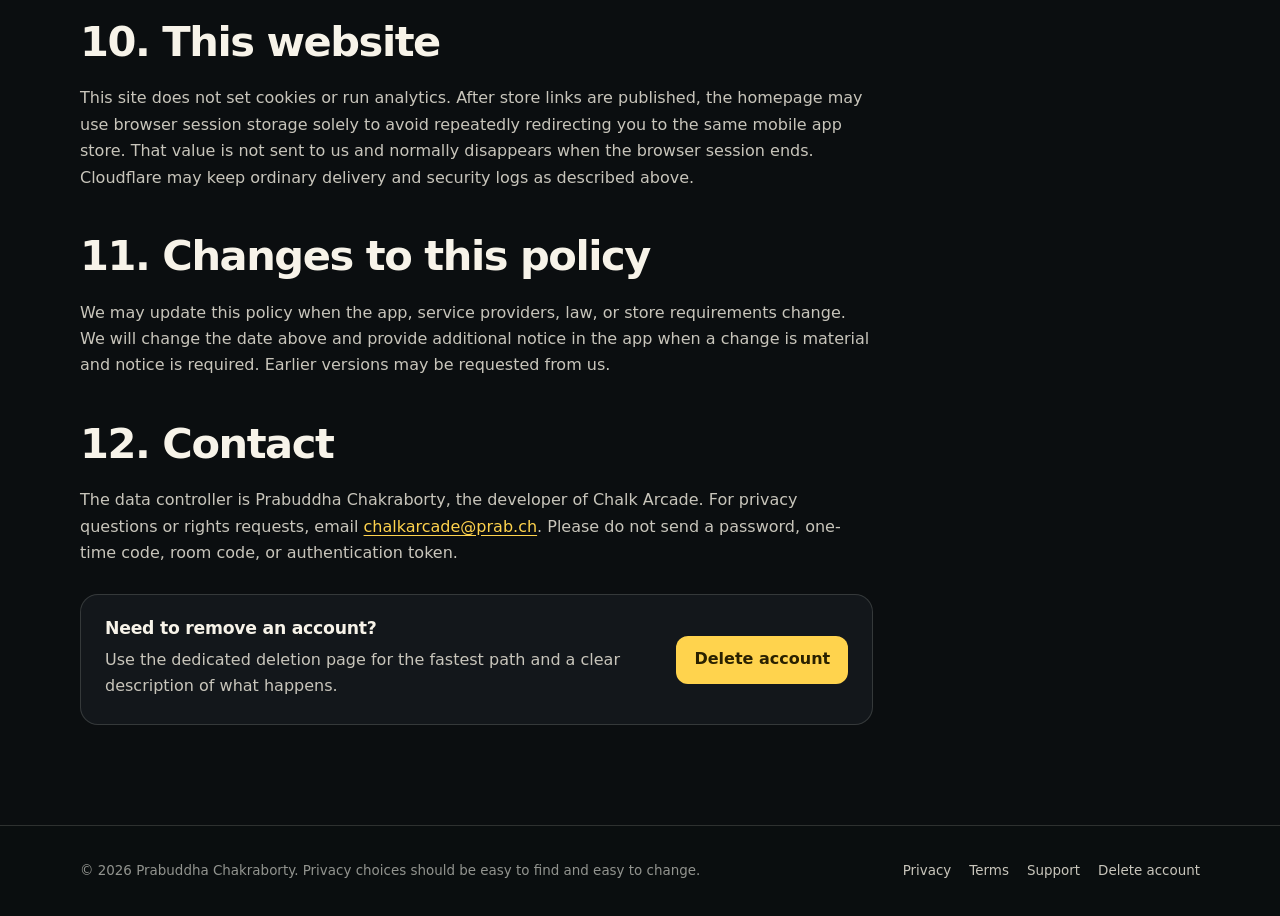
<file: privacy/index.html>
<!doctype html>
<html lang="en">
<head>
  <meta charset="utf-8">
  <meta name="viewport" content="width=device-width, initial-scale=1">
  <meta name="theme-color" content="#11161A">
  <meta name="description" content="How Chalk Arcade collects, uses, shares, protects and deletes personal data.">
  <meta name="chalk-privacy-revision" content="2026-10-14-consent-based-android-ads">
  <meta property="og:title" content="Privacy Policy — Chalk Arcade">
  <meta property="og:description" content="How Chalk Arcade handles account, gameplay, analytics and diagnostics data.">
  <meta property="og:type" content="article">
  <meta property="og:url" content="https://chalkarcade.prab.ch/privacy/">
  <link rel="canonical" href="https://chalkarcade.prab.ch/privacy/">
  <link rel="apple-touch-icon" href="/assets/apple-touch-icon.png">
  <link rel="icon" href="/assets/app-icon.svg?v=20260921" type="image/svg+xml">
  <link rel="stylesheet" href="/assets/site.css?v=20260921">
  <title>Privacy Policy — Chalk Arcade</title>
</head>
<body>
  <a class="skip-link" href="#main">Skip to content</a>
  <header class="site-header">
    <div class="nav-shell">
      <a class="brand-link" href="/?stay=1" aria-label="Chalk Arcade home">
        <img src="/assets/wordmark.svg?v=20260921" alt="Chalk Arcade" width="140" height="68">
      </a>
      <nav class="site-nav" aria-label="Main navigation">
        <a href="/support/">Support</a>
        <a href="/privacy/" aria-current="page">Privacy</a>
        <a class="mobile-priority" href="/delete-account/">Delete account</a>
      </nav>
    </div>
  </header>

  <main id="main" class="page-shell legal-layout">
    <article class="legal-article">
      <header>
        <p class="eyebrow">Your data · Your choices</p>
        <h1>Privacy Policy</h1>
        <p class="lede">
          This policy explains what Chalk Arcade collects, why we use it,
          when service providers process it, and the choices available to you.
        </p>
        <time class="updated" datetime="2026-10-14">Effective and last updated: 14 October 2026</time>
      </header>

      <section class="legal-section" id="scope">
        <h2>1. Who this policy covers</h2>
        <p>
          This Privacy Policy applies to the Chalk Arcade mobile application
          for iOS and Android and to this website. “Chalk Arcade,” “we,” “us,”
          and “our” mean Prabuddha Chakraborty, the developer who publishes
          Chalk Arcade on the Apple App Store and Google Play.
        </p>
        <p>
          Chalk Arcade can be used as a local guest without creating an online
          account. Some features—including cloud progress, account recovery,
          friends, and supported online rooms—need an account and an internet
          connection.
        </p>
        <div class="callout">
          <p><strong>Short version:</strong> Android versions with advertising enabled show Google AdMob ads. Ads may be personalised where your consent and applicable privacy choices permit; otherwise, Google may serve non-personalised or limited ads, or no ads. iOS versions do not request or display ads. Advertising privacy choices are separate from product analytics and crash diagnostics. In the mobile app, product analytics and crash diagnostics are separate controls that start on; you can turn either one off at any time in Settings.</p>
        </div>
      </section>

      <section class="legal-section" id="data">
        <h2>2. Data we collect</h2>
        <p>The data involved depends on how you use Chalk Arcade.</p>
        <ul>
          <li><strong>Account and profile data.</strong> If you create an account, we process your email address, an internal user ID, authentication status, a generated account handle and public player alias, and an optional country code. Chalk Arcade does not ask you to enter a legal name or choose an editable public display name. Authentication credentials are handled by our authentication provider; we do not receive your plain-text password.</li>
          <li><strong>Google and Apple sign-in.</strong> Where offered, signing in with Google or Apple shares a provider account identifier, email address or Apple private relay address, and authentication information with Supabase, our account service. Google may also supply your name and profile-image URL, which are retained in authentication metadata and the saved session. From 1.1.0 build 20, a name supplied by your connected Apple or Google account may be used as a room display label. It does not replace your generated account handle. Chalk Arcade does not display your Google photo to other players. The current Apple browser flow does not normally provide a full name; when none is available, the app uses a connected gaming-profile name or a generated alias. We do not request access to your contacts, email messages, or cloud files.</li>
          <li><strong>Platform gaming profiles.</strong> On supported mobile builds, Game Center or Google Play Games can connect to your device's gaming profile. The app receives its player identifier and display name, keeps completion counts and pending achievement reports on your device for that profile, and sends earned achievements to Apple or Google. These gaming profiles are separate from your Chalk Arcade account. When a Game Center or Google Play Games profile is connected and you are signed in to a Chalk Arcade account or an online guest account, the app records the gaming profile's player identifier and display name with that account, together with the platform (iOS or Android) and app build number, so we can understand how many players use a gaming profile. This gaming-profile record is sent to Supabase only while <em>Help improve Chalk Arcade</em> is on. It is not used to sign you in, or to restore, link, or merge Chalk Arcade accounts or cloud progress, and it is deleted with the account. A device-only guest without an online guest account is not recorded. From 1.1.0 build 20, a gaming-profile display name can be sent to Supabase as a room-only label when you use online play, and shown to other participants. It is linked to your room membership, not used to link your gaming account to your Chalk account.</li>
          <li><strong>Gameplay and collection data.</strong> We may store favourites, game and level progress, completed levels, best times, scores, settings, collection choices, activity history, and the release of a game you used so progress can be restored and kept compatible.</li>
          <li><strong>Social and online-play data.</strong> Friends, friend requests, room membership, matchmaking requests, room and match status, a generated player alias, and bounded game checkpoints or results may be processed to provide supported online play. Your account handle remains a stable generated alias and an app-rendered monogram is used instead of an uploaded profile image. From 1.1.0 build 20, online-room participants may see your connected account or gaming-profile name as a room-only label. The label is sent to Supabase and retained with room membership; without a valid name, a generated alias is used. There is no in-app display-name editor. Chalk Arcade does not currently offer public chat, and public leaderboards are disabled for the initial release.</li>
          <li><strong>Installation and product-configuration data.</strong> The app creates a random, persistent installation identifier and sends a one-way derived form to our product service so it can return a stable, compatible game catalogue and staged feature configuration. If you use an online guest account, the installation identifier is also included in that account's authentication metadata. It is used for app functionality, not advertising or cross-app tracking.</li>
          <li><strong>Purchase and entitlement data.</strong> If paid products are offered in a future release, we may receive product identifiers, transaction or receipt status, storefront, and entitlement status. Apple or Google processes the payment. We do not receive your full payment-card details.</li>
          <li><strong>Mobile analytics.</strong> <em>Help improve Chalk Arcade</em> starts on. While it is on, Google Analytics for Firebase may process an app-instance or device identifier, app version and platform, general device and operating-system information, coarse geography derived from technical network information, lifecycle and product-interaction events, and bounded events such as screens viewed, a game launched or completed, duration ranges, and fixed error categories. Our app-authored Firebase events do not include your email, user ID, room code, authentication token, or free-form text. The same control also governs the gaming-profile record described above, which is stored with your account in Supabase rather than sent to Firebase. You can turn this control off in Settings.</li>
          <li><strong>Mobile crash diagnostics.</strong> <em>Share crash diagnostics</em> starts on. While it is on, Firebase Crashlytics may receive crash logs, stack traces, app state, app version, device and operating-system details, installation identifiers, and bounded context such as the current screen or game and a fixed error code. We do not deliberately attach your email or account ID to these reports. You can turn this control off independently in Settings.</li>
          <li><strong>Android advertising.</strong> In Android versions with advertising enabled, Google AdMob and its User Messaging Platform process consent choices and may process IP address (including approximate location), device or advertising identifiers, app and device information, ad interactions, and diagnostic information to deliver and measure ads and prevent fraud. Personalised ads may use inferred interests or previous activity where your consent and applicable privacy choices permit. Google’s ad services use UMP consent signals and applicable settings to determine whether personalised, non-personalised, or limited ads can be served. Non-personalised ads may still use identifiers for frequency control, reporting, and fraud prevention. Chalk does not send your account email, room codes, game answers, or gaming-profile name to AdMob. Advertising is disabled on iOS.</li>
          <li><strong>Network and security data.</strong> When you use an online feature or visit this site, infrastructure providers may process IP address, date and time, requested resource, response status, device/browser type, and security or abuse signals in ordinary service logs.</li>
          <li><strong>Data kept on your device.</strong> A local guest's progress, preferences, audio and display choices, and other app state remain on the device. Signed-in session credentials are stored using protected device storage where available.</li>
        </ul>
        <p>
          If you allow camera access, Chalk Arcade uses it to scan a friend-room
          QR code. Chalk Arcade does not retain the camera image or upload it to
          our service. You can also enter a room code without camera access.
        </p>
      </section>

      <section class="legal-section" id="sources">
        <h2>3. Where data comes from</h2>
        <p>We receive data:</p>
        <ul>
          <li>directly from you when you create an account, choose an optional country code, contact support, or make a privacy request;</li>
          <li>from your use of the app, including progress and online-play actions;</li>
          <li>from your device when the app creates its installation identifier for product configuration, and while the corresponding analytics or diagnostics control is on; and</li>
          <li>from Google or Apple when you use their sign-in or platform gaming services, and when needed to validate a storefront purchase or entitlement.</li>
        </ul>
      </section>

      <section class="legal-section" id="use">
        <h2>4. How and why we use data</h2>
        <p>We use the data described above to:</p>
        <ul>
          <li>create, authenticate, secure, recover, and delete accounts;</li>
          <li>return a stable, compatible game catalogue and staged feature configuration;</li>
          <li>save progress, collections, preferences, and account history;</li>
          <li>recognise the connected platform gaming profile and report earned achievements;</li>
          <li>provide friends, private rooms, matchmaking, and other requested online features; public leaderboards are disabled for the initial release;</li>
          <li>verify purchases and provide entitlements if paid products are offered;</li>
          <li>answer support, privacy, and deletion requests;</li>
          <li>protect players and the service, enforce limits, prevent abuse, and diagnose availability problems;</li>
          <li>understand feature use and improve reliability while the relevant collection control is on, such as measuring how many players, including online guests, use a connected Game Center or Google Play Games profile; and</li>
          <li>deliver, personalise where permitted, measure, and prevent fraud in advertising on enabled Android versions, subject to your consent and applicable privacy choices; and</li>
          <li>meet legal, accounting, and store-platform obligations.</li>
        </ul>
        <p>
          Where data-protection law requires a legal basis, we rely on
          performance of our agreement with you, legitimate interests in
          security, product improvement and service operation where permitted,
          consent where we ask for it, and compliance with legal obligations.
          You can turn either telemetry control off at any time without
          affecting earlier lawful processing.
        </p>
      </section>

      <section class="legal-section" id="sharing">
        <h2>5. When data is shared</h2>
        <p>
          We disclose data to the providers below for the purposes described
          in this policy. In enabled Android versions, this includes Google’s
          processing of advertising data for personalised advertising where
          your consent and applicable privacy choices permit:
        </p>
        <ul>
          <li><strong>Supabase.</strong> Provides hosted authentication, product configuration, database, storage, and realtime services for installation rollout, accounts, profiles, progress, collections, friends, online rooms, gaming-profile records, and related service data.</li>
          <li><strong>Google AdMob and UMP (Android only).</strong> Provide advertising and consent management in Android versions where ads are enabled. Google may use the advertising data described above to personalise ads where permitted, including based on activity across apps or services. See <a href="https://policies.google.com/technologies/ads">How Google uses advertising data</a> and <a href="https://policies.google.com/privacy">Google’s Privacy Policy</a>. These services are separate from Firebase analytics and diagnostics. The website and iOS app do not request or display AdMob ads.</li>
          <li><strong>Google Firebase.</strong> Provides mobile Analytics and Crashlytics while the matching default-on control remains enabled. The controls are independent, and turning either one off stops future app-authorised collection for that product.</li>
          <li><strong>Apple and Google.</strong> Provide account sign-in and platform gaming services where available, including processing gaming-profile connections and achievement reports. They also operate the app stores and may process downloads, purchases, subscriptions, refunds, and device/storefront information under their own terms and privacy policies.</li>
          <li><strong>Cloudflare.</strong> Delivers this public website and may process ordinary network and security logs. This site does not load Firebase, advertising technology, or third-party analytics.</li>
          <li><strong>Professional and legal recipients.</strong> We may disclose information to advisers, authorities, or other parties when reasonably necessary to comply with law, protect rights and safety, investigate abuse, or handle a business reorganisation. Where required, we will provide notice or seek consent.</li>
        </ul>
        <p>
          Other players see only information needed for the feature you use.
          Friend discovery keeps the generated account alias. From 1.1.0 build
          20, online rooms may show a connected account or gaming-profile name
          to other room participants, with an app-rendered monogram. Your email
          and provider photo are not shown. Earlier clients send generated
          aliases but can receive newer participants' room labels through the
          shared service. Apple's and Google's own gaming-profile and
          achievement screens follow your settings for those services.
        </p>
      </section>

      <section class="legal-section" id="choices">
        <h2>6. Your controls and choices</h2>
        <ul>
          <li><strong>Android ad privacy:</strong> where required, a Google consent message appears before ad requests are permitted. Use Settings → Privacy → Ad privacy choices to revisit your choices when this entry is available. Turning off app analytics or crash diagnostics does not change advertising consent. Refusing consent does not block access to games. Depending on your choices and applicable settings, Google may serve non-personalised or limited ads, or no ads. Ads are requested only when the consent SDK permits them.</li>
          <li><strong>Analytics:</strong> Settings → Privacy → Help improve Chalk Arcade. Turning it off also stops future gaming-profile records; a record already stored stays with your account until the account is deleted or you ask us to delete it.</li>
          <li><strong>Crash diagnostics:</strong> Settings → Privacy → Share crash diagnostics.</li>
          <li><strong>Camera:</strong> use your device settings to revoke access; manual room-code entry remains available.</li>
          <li><strong>Profile:</strong> view your automatic name and generated account handle, and edit the optional country field in the app. Neither the generated handle nor the room label has an in-app editor. A connected provider or gaming profile may supply a name you set with that provider.</li>
          <li><strong>Online-room names:</strong> in build 20 and later, your connected account or gaming-profile name may be visible to other room participants. You can avoid this sharing by using solo/offline play; the app does not yet offer a separate room-name opt-out. Changing or disconnecting a provider affects future labels, not room records already retained.</li>
          <li><strong>Connected services:</strong> manage Google or Apple sign-in permission and gaming-profile visibility in the provider's account or device settings. Removing provider permission does not itself delete your Chalk Arcade account. Signing out of Chalk Arcade does not sign you out of Game Center or Google Play Games.</li>
          <li><strong>Account deletion:</strong> use Settings → Privacy → Delete account, or follow the outside-app path on our <a href="/delete-account/">Delete account page</a>.</li>
          <li><strong>Local guest data:</strong> clear Chalk Arcade's storage in device settings or uninstall the app.</li>
        </ul>
        <p>
          Depending on where you live, you may also have rights to request
          access, correction, portability, restriction, objection, or deletion;
          withdraw consent; and complain to a data-protection authority. To
          make a request, email
          <a href="mailto:chalkarcade@prab.ch?subject=Chalk%20Arcade%20privacy%20request">chalkarcade@prab.ch</a>.
          We may need to verify that the account belongs to you before acting.
        </p>
      </section>

      <section class="legal-section" id="retention">
        <h2>7. Retention and deletion</h2>
        <p>
          We keep account and progress data while your account is active and as
          needed to provide requested features. Live room and matchmaking data
          expires quickly; room display labels follow room-record retention, and operational room records are ordinarily removed
          within 30 days. Some account activity records are capped at about
          400 days. A gaming-profile record keeps the first and most recent
          time the app saw that profile with your account; it is kept while the
          account exists and is deleted with it. Security logs, support records, transaction evidence, and
          provider backups may remain for a limited period when reasonably
          needed for security, dispute handling, accounting, or law.
        </p>
        <p>
          Direct in-app deletion removes the authenticated account and
          account-owned cloud data designed to cascade with it, including the
          profile, friends, progress, history, and gaming-profile records.
          Online guest accounts can use the same in-app deletion. A small amount of legally
          required transaction evidence, security records, temporary backups,
          or non-personal aggregate information may remain until its applicable
          retention period ends. See <a href="/delete-account/">Delete your account</a>
          for the exact steps and categories.
        </p>
        <p>
          Turning off Analytics or Crashlytics stops future app-authorised
          collection for that control. Provider-held information already sent
          is retained under the applicable configuration and provider
          obligations; contact us if you want to make a rights request about it.
          Turning off <em>Help improve Chalk Arcade</em> also stops future
          gaming-profile records but does not by itself delete a record already
          stored with your account.
        </p>
      </section>

      <section class="legal-section" id="security">
        <h2>8. Security and international processing</h2>
        <p>
          We use access controls, encrypted HTTPS transport, protected device
          credential storage where available, row-level account access rules,
          bounded telemetry fields, native fail-closed startup, and persistent
          telemetry opt-outs. No method of
          storage or transmission is completely secure, so we cannot promise
          absolute security.
        </p>
        <p>
          Our service providers may process data in countries other than yours.
          Where required, we use provider contracts and recognised transfer
          mechanisms intended to protect personal data across borders.
        </p>
      </section>

      <section class="legal-section" id="children">
        <h2>9. Children</h2>
        <p>
          Chalk Arcade is intended for people aged 13 and older and is not
          directed to children under 13. You must be at least 13 to use the
          app, including Guest Mode, create an account, or use online features.
          If the law where you live requires a higher minimum age to consent to
          digital services or personal-data processing, that higher age applies
          unless a parent or legal guardian can lawfully provide the required
          authorisation.
        </p>
        <p>
          We do not knowingly collect personal data from children under 13 and
          do not currently offer a child account or parent-managed account
          process. If you believe a child under 13 has used Chalk Arcade or
          provided personal data, contact us so we can investigate and delete
          it as appropriate.
        </p>
      </section>

      <section class="legal-section" id="website">
        <h2>10. This website</h2>
        <p>
          This site does not set cookies or run analytics. After store links
          are published, the homepage may use browser session storage solely to
          avoid repeatedly redirecting you to the same mobile app store. That
          value is not sent to us and normally disappears when the browser
          session ends. Cloudflare may keep ordinary delivery and security logs
          as described above.
        </p>
      </section>

      <section class="legal-section" id="changes">
        <h2>11. Changes to this policy</h2>
        <p>
          We may update this policy when the app, service providers, law, or
          store requirements change. We will change the date above and provide
          additional notice in the app when a change is material and notice is
          required. Earlier versions may be requested from us.
        </p>
      </section>

      <section class="legal-section" id="contact">
        <h2>12. Contact</h2>
        <p>
          The data controller is Prabuddha Chakraborty, the developer of Chalk
          Arcade. For privacy questions or rights requests, email
          <a href="mailto:chalkarcade@prab.ch?subject=Chalk%20Arcade%20privacy%20request">chalkarcade@prab.ch</a>.
          Please do not send a password, one-time code, room code, or
          authentication token.
        </p>
        <div class="contact-card">
          <div>
            <h3>Need to remove an account?</h3>
            <p>Use the dedicated deletion page for the fastest path and a clear description of what happens.</p>
          </div>
          <a class="primary-button" href="/delete-account/">Delete account</a>
        </div>
      </section>
    </article>

    <aside class="legal-nav" aria-label="On this page">
      <p>On this page</p>
      <ol>
        <li><a href="#scope">Who this covers</a></li>
        <li><a href="#data">Data collected</a></li>
        <li><a href="#use">How data is used</a></li>
        <li><a href="#sharing">Sharing</a></li>
        <li><a href="#choices">Your choices</a></li>
        <li><a href="#retention">Retention</a></li>
        <li><a href="#security">Security</a></li>
        <li><a href="#children">Children</a></li>
        <li><a href="#contact">Contact</a></li>
      </ol>
    </aside>
  </main>

  <footer class="site-footer">
    <div class="footer-shell">
      <p class="footer-copy">© 2026 Prabuddha Chakraborty. Privacy choices should be easy to find and easy to change.</p>
      <nav class="footer-links" aria-label="Legal and support">
        <a href="/privacy/" aria-current="page">Privacy</a>
        <a href="/terms/">Terms</a>
        <a href="/support/">Support</a>
        <a href="/delete-account/">Delete account</a>
      </nav>
    </div>
  </footer>
</body>
</html>
</file>
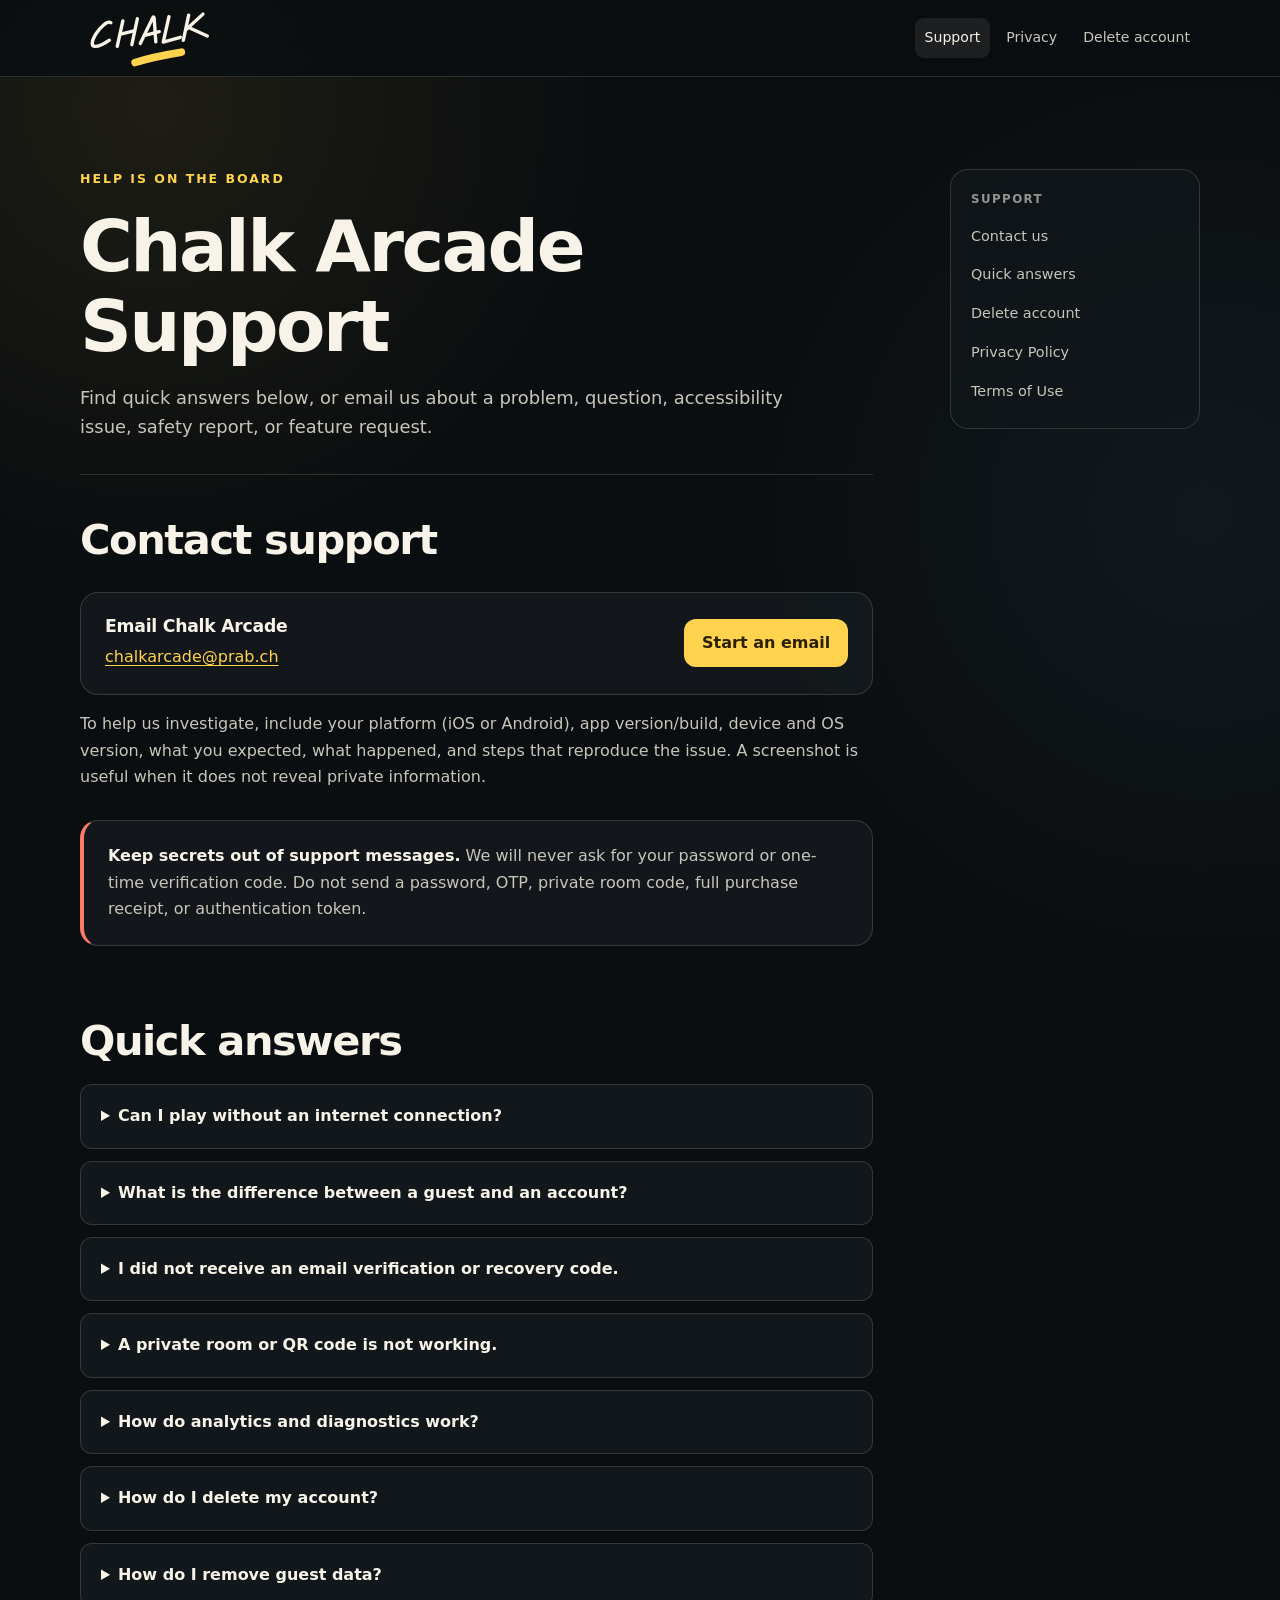
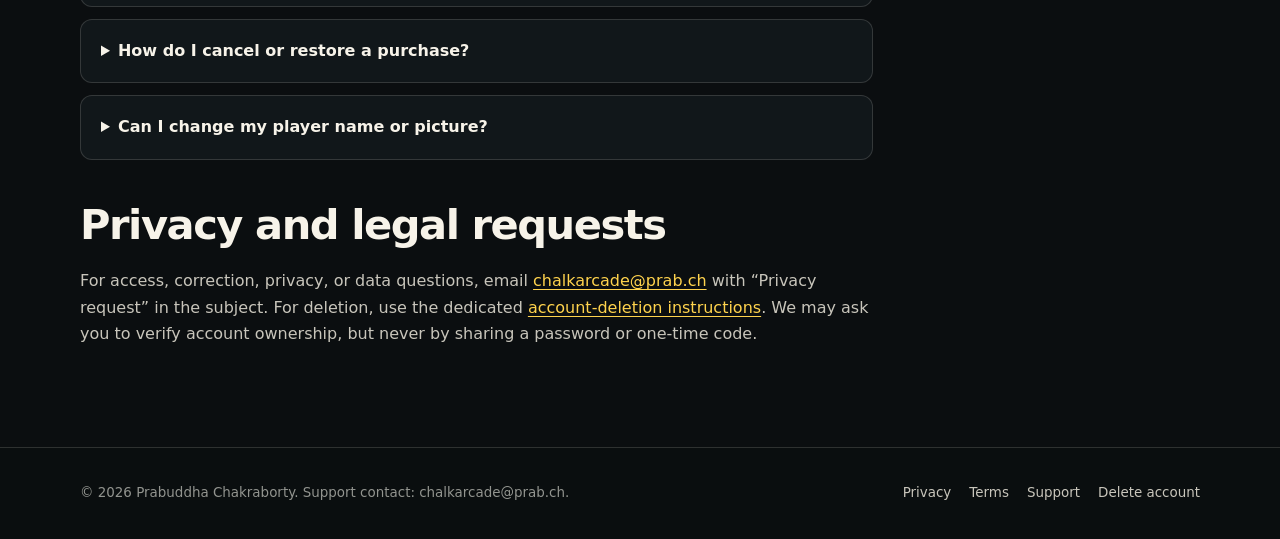
<file: support/index.html>
<!doctype html>
<html lang="en">
<head>
  <meta charset="utf-8">
  <meta name="viewport" content="width=device-width, initial-scale=1">
  <meta name="theme-color" content="#11161A">
  <meta name="description" content="Get help with Chalk Arcade accounts, offline play, friend rooms, privacy controls and account deletion.">
  <meta property="og:title" content="Support — Chalk Arcade">
  <meta property="og:description" content="Help and contact information for Chalk Arcade players.">
  <meta property="og:type" content="website">
  <meta property="og:url" content="https://chalkarcade.prab.ch/support/">
  <link rel="canonical" href="https://chalkarcade.prab.ch/support/">
  <link rel="apple-touch-icon" href="/assets/apple-touch-icon.png">
  <link rel="icon" href="/assets/app-icon.svg?v=20260921" type="image/svg+xml">
  <link rel="stylesheet" href="/assets/site.css?v=20260921">
  <title>Support — Chalk Arcade</title>
</head>
<body>
  <a class="skip-link" href="#main">Skip to content</a>
  <header class="site-header">
    <div class="nav-shell">
      <a class="brand-link" href="/?stay=1" aria-label="Chalk Arcade home">
        <img src="/assets/wordmark.svg?v=20260921" alt="Chalk Arcade" width="140" height="68">
      </a>
      <nav class="site-nav" aria-label="Main navigation">
        <a href="/support/" aria-current="page">Support</a>
        <a href="/privacy/">Privacy</a>
        <a class="mobile-priority" href="/delete-account/">Delete account</a>
      </nav>
    </div>
  </header>

  <main id="main" class="page-shell legal-layout">
    <article class="legal-article">
      <header>
        <p class="eyebrow">Help is on the board</p>
        <h1>Chalk Arcade Support</h1>
        <p class="lede">
          Find quick answers below, or email us about a problem, question,
          accessibility issue, safety report, or feature request.
        </p>
      </header>

      <section class="legal-section" id="contact">
        <h2>Contact support</h2>
        <div class="contact-card">
          <div>
            <h3>Email Chalk Arcade</h3>
            <p><a href="mailto:chalkarcade@prab.ch">chalkarcade@prab.ch</a></p>
          </div>
          <a class="primary-button" href="mailto:chalkarcade@prab.ch?subject=Chalk%20Arcade%20support">Start an email</a>
        </div>
        <p>
          To help us investigate, include your platform (iOS or Android), app
          version/build, device and OS version, what you expected, what
          happened, and steps that reproduce the issue. A screenshot is useful
          when it does not reveal private information.
        </p>
        <div class="callout callout-danger">
          <p><strong>Keep secrets out of support messages.</strong> We will never ask for your password or one-time verification code. Do not send a password, OTP, private room code, full purchase receipt, or authentication token.</p>
        </div>
      </section>

      <section class="legal-section" id="faq">
        <h2>Quick answers</h2>
        <div class="faq-list">
          <details>
            <summary>Can I play without an internet connection?</summary>
            <p class="faq-answer">Core game rules, levels and essential assets are included in the app. Supported solo, local and computer-opponent modes can work without a gameplay server. Sign-in, account sync, friend rooms, matchmaking and other online features need a connection.</p>
          </details>
          <details>
            <summary>What is the difference between a guest and an account?</summary>
            <p class="faq-answer">When you continue as a guest with an internet connection, the app normally creates an online guest account, which can keep cloud data such as progress and any gaming-profile record. Without a connection it creates a local guest whose progress stays on that device. Guest access does not include all member features. An email account supports account recovery, cloud progress and supported friend features. Local guest history does not automatically merge into a later account unless the app explicitly offers that step. Chalk Arcade, including Guest Mode, is for players aged 13 and older and is not directed to children under 13.</p>
          </details>
          <details>
            <summary>I did not receive an email verification or recovery code.</summary>
            <p class="faq-answer">Check the email address for typing errors, then check spam or junk folders. Use the newest code only and wait for the resend timer before requesting another. Never send the code to support or another player.</p>
          </details>
          <details>
            <summary>A private room or QR code is not working.</summary>
            <p class="faq-answer">Confirm both players are online and using current compatible app versions. You can type the room code if camera access is denied. Private rooms expire, and a room can close if its host or a player leaves after play starts.</p>
          </details>
          <details>
            <summary>How do analytics and diagnostics work?</summary>
            <p class="faq-answer">Settings contains two independent controls: <em>Help improve Chalk Arcade</em> for product analytics and <em>Share crash diagnostics</em> for crash reports. Both start on in a fresh mobile install, and you can turn either one off at any time. Your choices persist independently. Read the <a href="/privacy/">Privacy Policy</a> for details.</p>
          </details>
          <details>
            <summary>How do I delete my account?</summary>
            <p class="faq-answer">In the app, open Settings → Privacy → Delete account, type <strong>DELETE</strong>, and choose <strong>Delete permanently</strong>. If you cannot access the app, use the email request on the <a href="/delete-account/">Delete account page</a>.</p>
          </details>
          <details>
            <summary>How do I remove guest data?</summary>
            <p class="faq-answer">An online guest account has cloud data, including any Game Center or Google Play Games profile record, so delete it in the app first: Settings → Privacy → Delete account. Clearing storage or uninstalling only removes the guest session from the device. A local guest has no cloud account for us to delete. Clear Chalk Arcade's app storage in your device settings or uninstall the app. This permanently removes progress that exists only on that device.</p>
          </details>
          <details>
            <summary>How do I cancel or restore a purchase?</summary>
            <p class="faq-answer">If paid products are offered in your version, purchases are managed through the Apple App Store or Google Play account used to buy them. Use that storefront's subscription settings to cancel. Account deletion does not cancel a storefront subscription. Include the storefront transaction ID—not a full receipt or payment details—if you need entitlement help.</p>
          </details>
          <details>
            <summary>Can I change my player name or picture?</summary>
            <p class="faq-answer">No. Chalk Arcade generates a stable player alias and draws a monogram locally. Other players do not see a user-editable display name or uploaded profile image. If someone misuses friend discovery or a private room, email support with “Player safety report” in the subject.</p>
          </details>
        </div>
      </section>

      <section class="legal-section" id="privacy-support">
        <h2>Privacy and legal requests</h2>
        <p>
          For access, correction, privacy, or data questions, email
          <a href="mailto:chalkarcade@prab.ch?subject=Chalk%20Arcade%20privacy%20request">chalkarcade@prab.ch</a>
          with “Privacy request” in the subject. For deletion, use the dedicated
          <a href="/delete-account/">account-deletion instructions</a>. We may
          ask you to verify account ownership, but never by sharing a password
          or one-time code.
        </p>
      </section>
    </article>

    <aside class="legal-nav" aria-label="Support topics">
      <p>Support</p>
      <ol>
        <li><a href="#contact">Contact us</a></li>
        <li><a href="#faq">Quick answers</a></li>
        <li><a href="/delete-account/">Delete account</a></li>
        <li><a href="/privacy/">Privacy Policy</a></li>
        <li><a href="/terms/">Terms of Use</a></li>
      </ol>
    </aside>
  </main>

  <footer class="site-footer">
    <div class="footer-shell">
      <p class="footer-copy">© 2026 Prabuddha Chakraborty. Support contact: chalkarcade@prab.ch.</p>
      <nav class="footer-links" aria-label="Legal and support">
        <a href="/privacy/">Privacy</a>
        <a href="/terms/">Terms</a>
        <a href="/support/" aria-current="page">Support</a>
        <a href="/delete-account/">Delete account</a>
      </nav>
    </div>
  </footer>
</body>
</html>
</file>
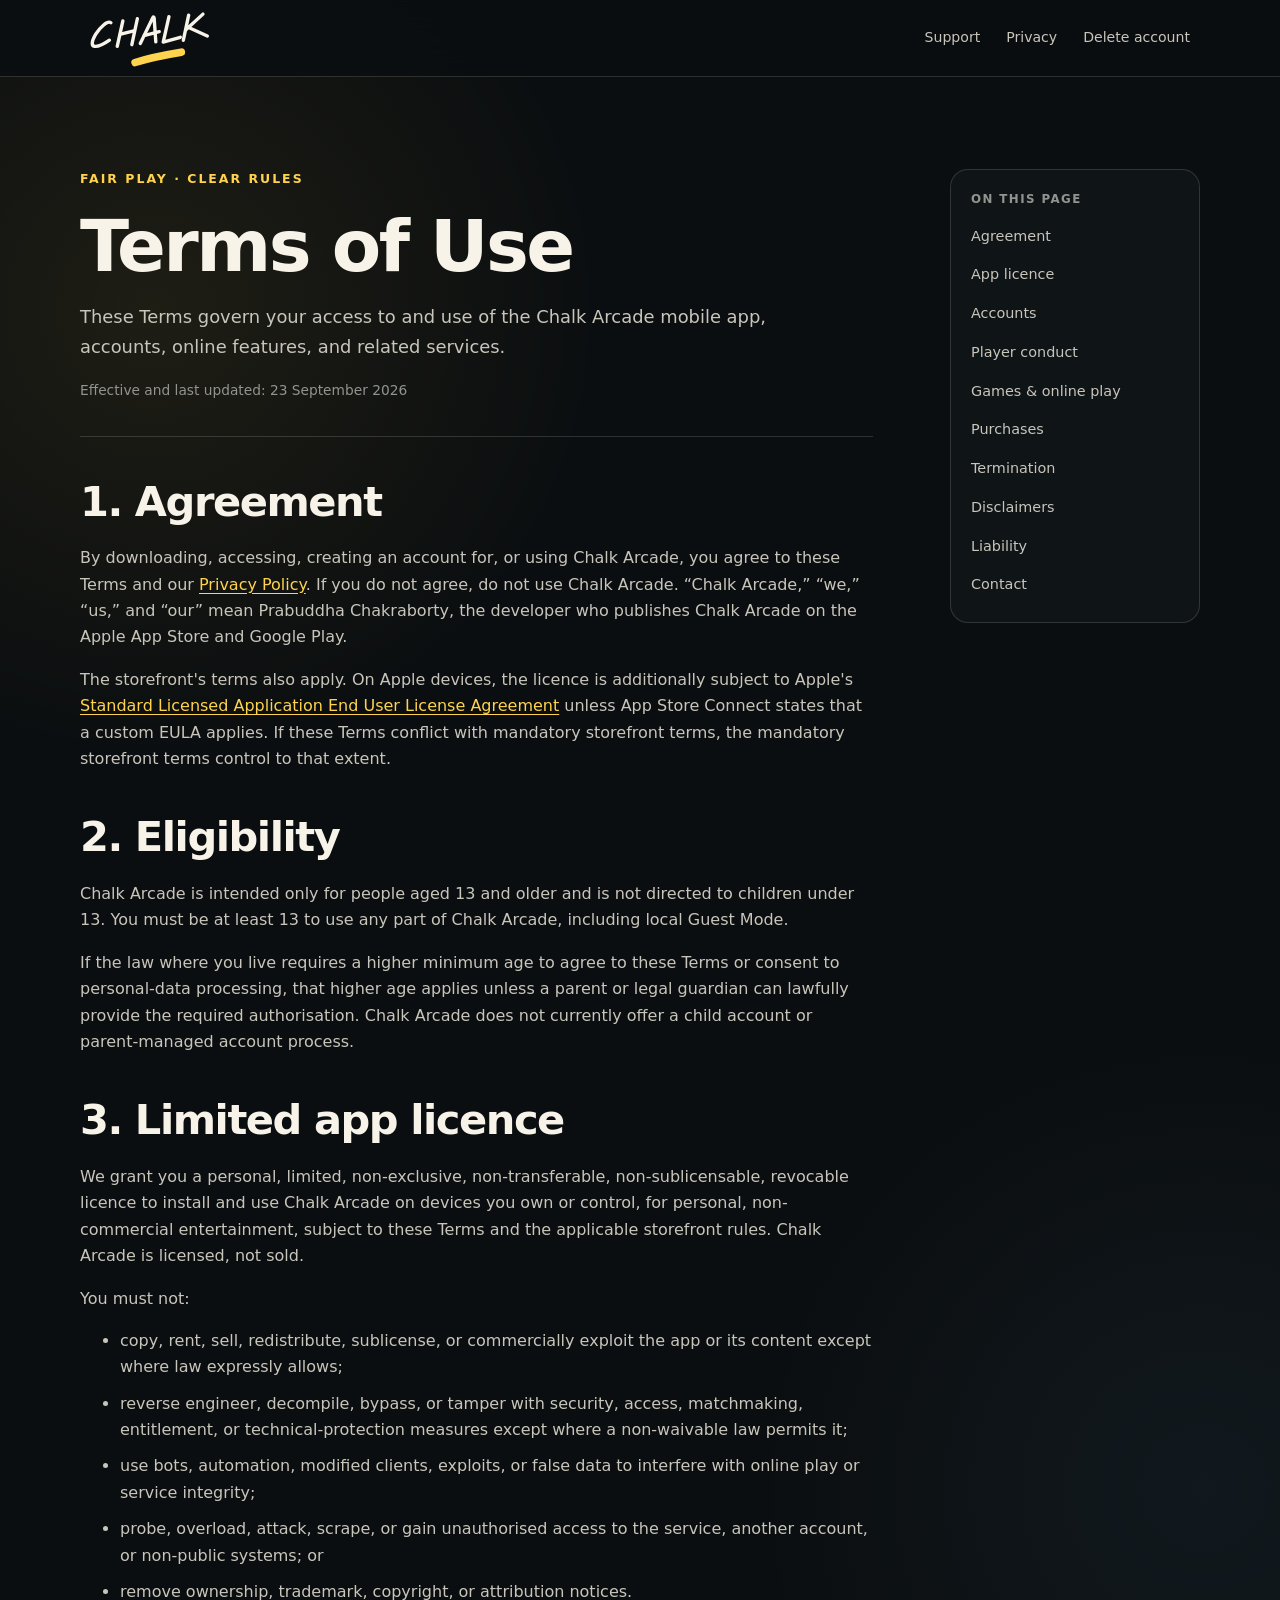
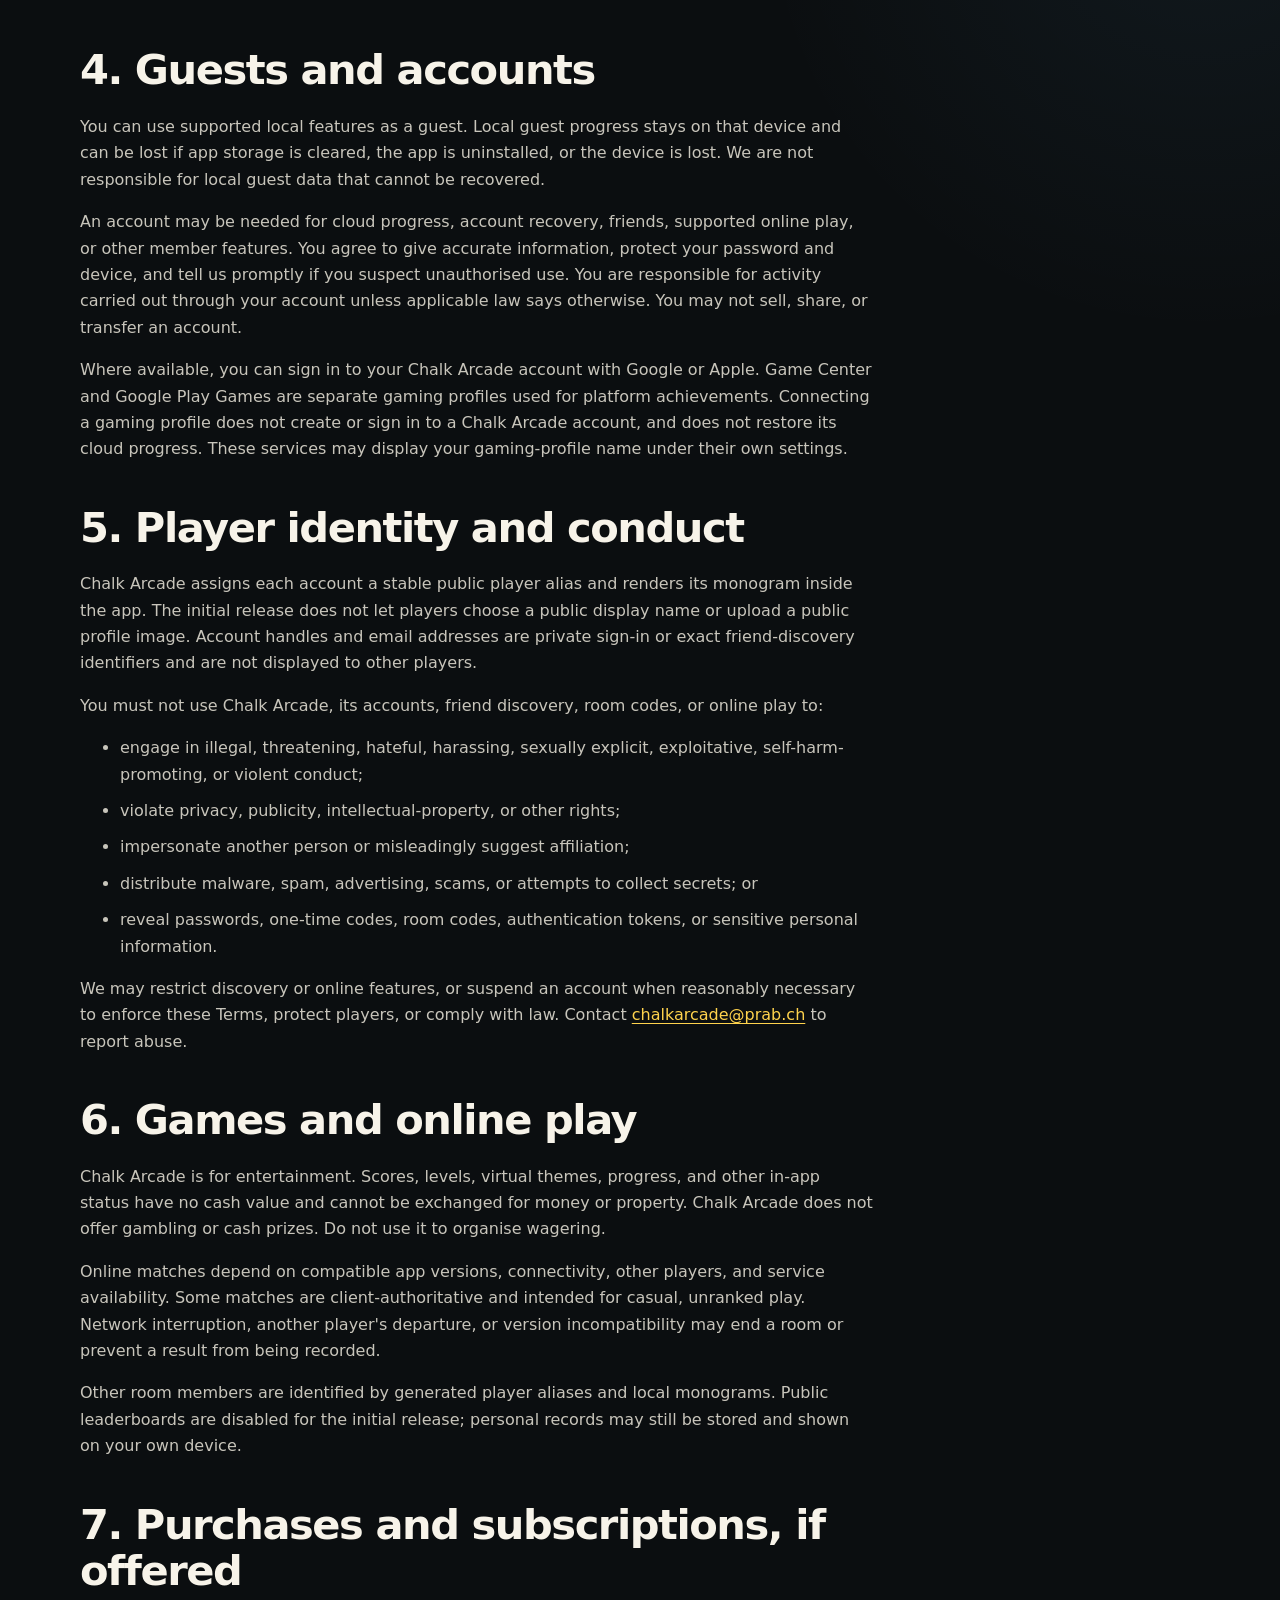
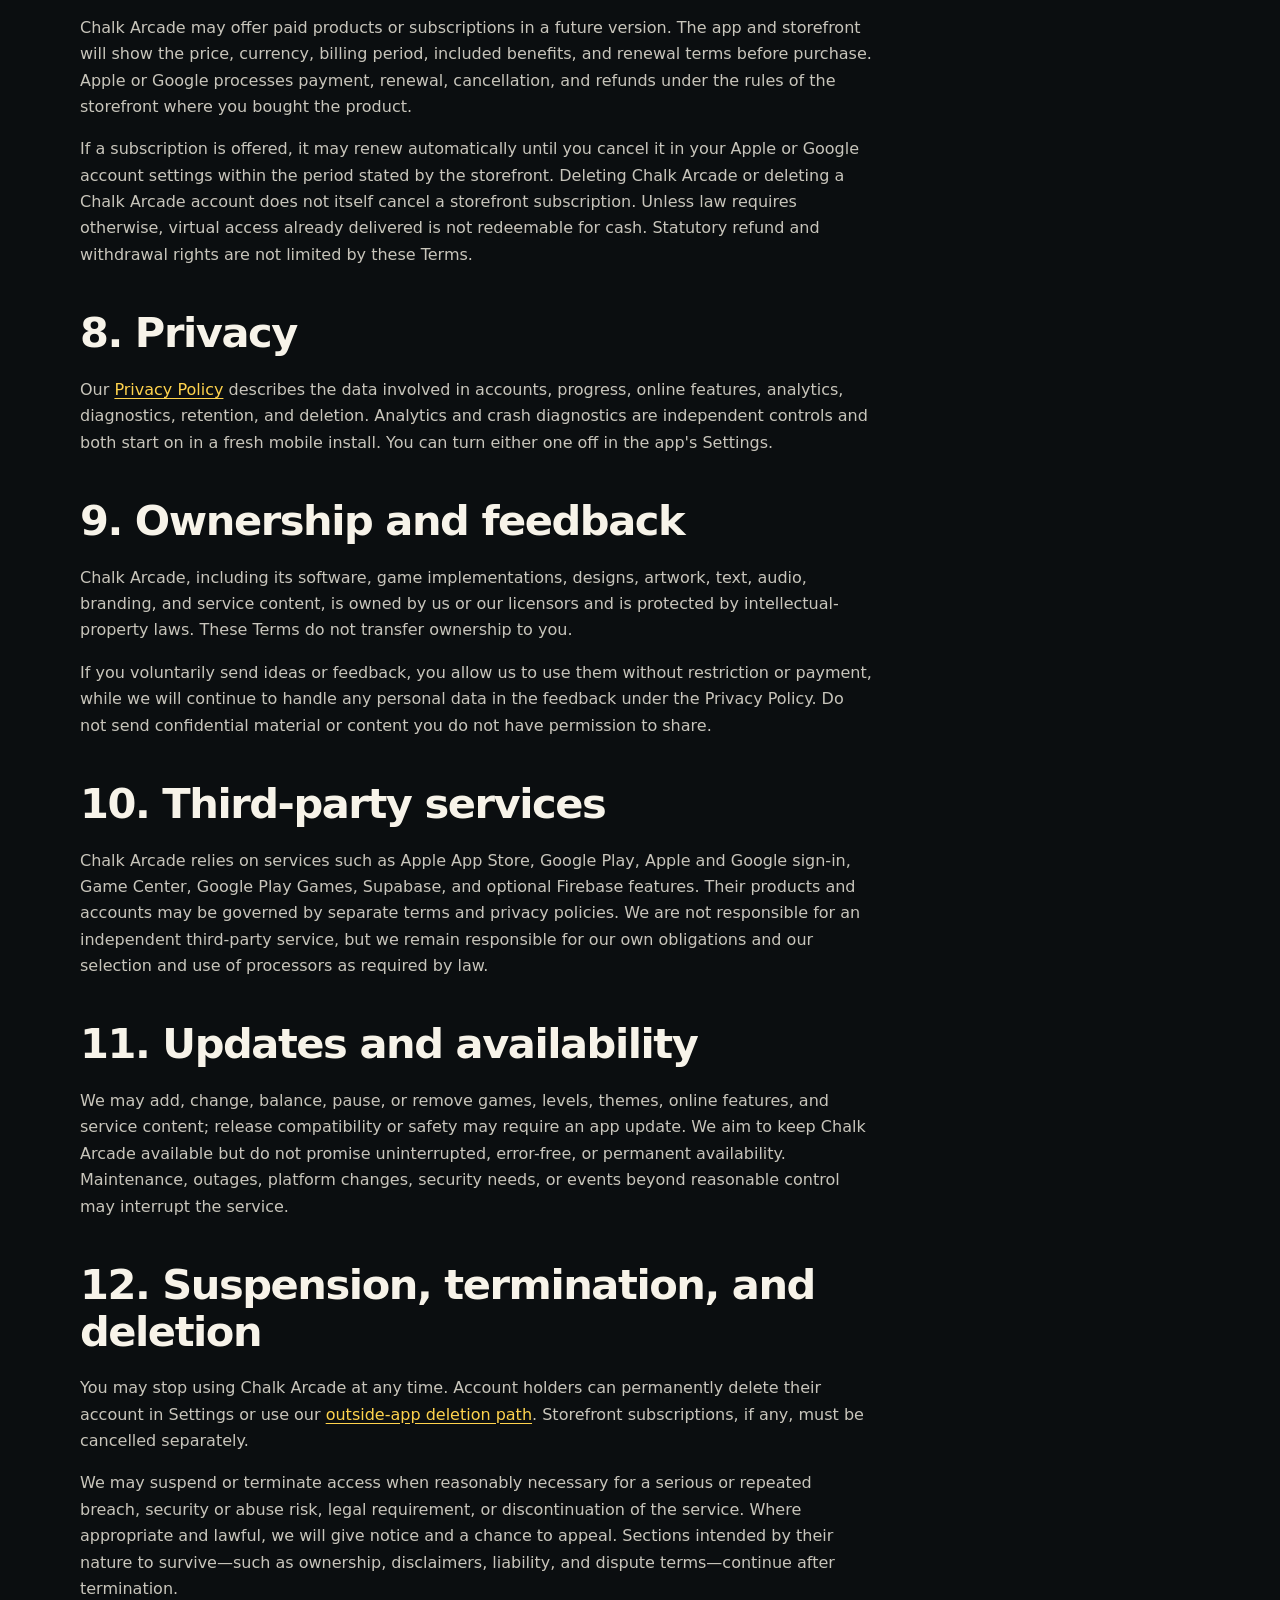
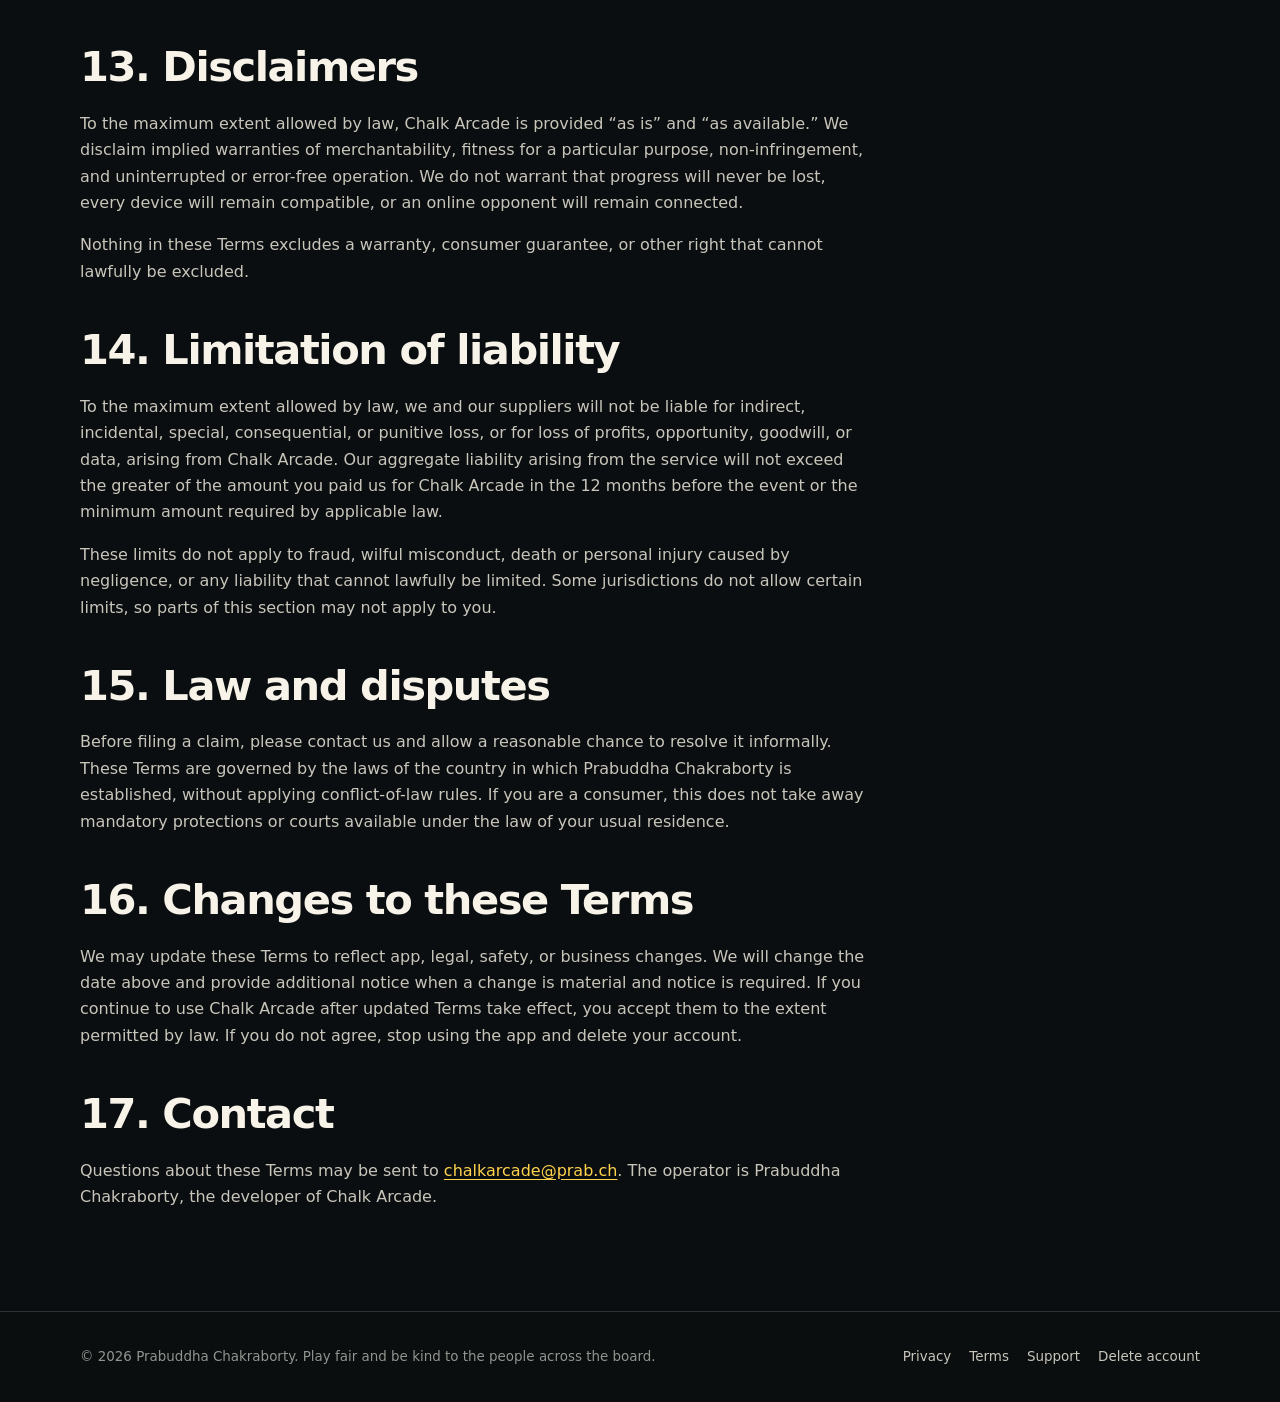
<file: terms/index.html>
<!doctype html>
<html lang="en">
<head>
  <meta charset="utf-8">
  <meta name="viewport" content="width=device-width, initial-scale=1">
  <meta name="theme-color" content="#11161A">
  <meta name="description" content="Terms governing use of the Chalk Arcade app, accounts, online play and services.">
  <meta property="og:title" content="Terms of Use — Chalk Arcade">
  <meta property="og:description" content="Rules and conditions for using Chalk Arcade.">
  <meta property="og:type" content="article">
  <meta property="og:url" content="https://chalkarcade.prab.ch/terms/">
  <link rel="canonical" href="https://chalkarcade.prab.ch/terms/">
  <link rel="apple-touch-icon" href="/assets/apple-touch-icon.png">
  <link rel="icon" href="/assets/app-icon.svg?v=20260921" type="image/svg+xml">
  <link rel="stylesheet" href="/assets/site.css?v=20260921">
  <title>Terms of Use — Chalk Arcade</title>
</head>
<body>
  <a class="skip-link" href="#main">Skip to content</a>
  <header class="site-header">
    <div class="nav-shell">
      <a class="brand-link" href="/?stay=1" aria-label="Chalk Arcade home">
        <img src="/assets/wordmark.svg?v=20260921" alt="Chalk Arcade" width="140" height="68">
      </a>
      <nav class="site-nav" aria-label="Main navigation">
        <a href="/support/">Support</a>
        <a href="/privacy/">Privacy</a>
        <a class="mobile-priority" href="/delete-account/">Delete account</a>
      </nav>
    </div>
  </header>

  <main id="main" class="page-shell legal-layout">
    <article class="legal-article">
      <header>
        <p class="eyebrow">Fair play · Clear rules</p>
        <h1>Terms of Use</h1>
        <p class="lede">
          These Terms govern your access to and use of the Chalk Arcade mobile
          app, accounts, online features, and related services.
        </p>
        <time class="updated" datetime="2026-09-23">Effective and last updated: 23 September 2026</time>
      </header>

      <section class="legal-section" id="agreement">
        <h2>1. Agreement</h2>
        <p>
          By downloading, accessing, creating an account for, or using Chalk
          Arcade, you agree to these Terms and our <a href="/privacy/">Privacy Policy</a>.
          If you do not agree, do not use Chalk Arcade. “Chalk Arcade,” “we,”
          “us,” and “our” mean Prabuddha Chakraborty, the developer who
          publishes Chalk Arcade on the Apple App Store and Google Play.
        </p>
        <p>
          The storefront's terms also apply. On Apple devices, the licence is
          additionally subject to Apple's
          <a href="https://www.apple.com/legal/internet-services/itunes/dev/stdeula/">Standard Licensed Application End User License Agreement</a>
          unless App Store Connect states that a custom EULA applies. If these
          Terms conflict with mandatory storefront terms, the mandatory
          storefront terms control to that extent.
        </p>
      </section>

      <section class="legal-section" id="eligibility">
        <h2>2. Eligibility</h2>
        <p>
          Chalk Arcade is intended only for people aged 13 and older and is not
          directed to children under 13. You must be at least 13 to use any part
          of Chalk Arcade, including local Guest Mode.
        </p>
        <p>
          If the law where you live requires a higher minimum age to agree to
          these Terms or consent to personal-data processing, that higher age
          applies unless a parent or legal guardian can lawfully provide the
          required authorisation. Chalk Arcade does not currently offer a child
          account or parent-managed account process.
        </p>
      </section>

      <section class="legal-section" id="licence">
        <h2>3. Limited app licence</h2>
        <p>
          We grant you a personal, limited, non-exclusive, non-transferable,
          non-sublicensable, revocable licence to install and use Chalk Arcade
          on devices you own or control, for personal, non-commercial
          entertainment, subject to these Terms and the applicable storefront
          rules. Chalk Arcade is licensed, not sold.
        </p>
        <p>You must not:</p>
        <ul>
          <li>copy, rent, sell, redistribute, sublicense, or commercially exploit the app or its content except where law expressly allows;</li>
          <li>reverse engineer, decompile, bypass, or tamper with security, access, matchmaking, entitlement, or technical-protection measures except where a non-waivable law permits it;</li>
          <li>use bots, automation, modified clients, exploits, or false data to interfere with online play or service integrity;</li>
          <li>probe, overload, attack, scrape, or gain unauthorised access to the service, another account, or non-public systems; or</li>
          <li>remove ownership, trademark, copyright, or attribution notices.</li>
        </ul>
      </section>

      <section class="legal-section" id="accounts">
        <h2>4. Guests and accounts</h2>
        <p>
          You can use supported local features as a guest. Local guest progress
          stays on that device and can be lost if app storage is cleared, the
          app is uninstalled, or the device is lost. We are not responsible for
          local guest data that cannot be recovered.
        </p>
        <p>
          An account may be needed for cloud progress, account recovery,
          friends, supported online play, or other member features. You agree to
          give accurate information, protect your password and device, and tell
          us promptly if you suspect unauthorised use. You are responsible for
          activity carried out through your account unless applicable law says
          otherwise. You may not sell, share, or transfer an account.
        </p>
        <p>
          Where available, you can sign in to your Chalk Arcade account with
          Google or Apple. Game Center and Google Play Games are separate
          gaming profiles used for platform achievements. Connecting a gaming
          profile does not create or sign in to a Chalk Arcade account, and
          does not restore its cloud progress. These services may display
          your gaming-profile name under their own settings.
        </p>
      </section>

      <section class="legal-section" id="conduct">
        <h2>5. Player identity and conduct</h2>
        <p>
          Chalk Arcade assigns each account a stable public player alias and
          renders its monogram inside the app. The initial release does not let
          players choose a public display name or upload a public profile image.
          Account handles and email addresses are private sign-in or exact
          friend-discovery identifiers and are not displayed to other players.
        </p>
        <p>You must not use Chalk Arcade, its accounts, friend discovery, room codes, or online play to:</p>
        <ul>
          <li>engage in illegal, threatening, hateful, harassing, sexually explicit, exploitative, self-harm-promoting, or violent conduct;</li>
          <li>violate privacy, publicity, intellectual-property, or other rights;</li>
          <li>impersonate another person or misleadingly suggest affiliation;</li>
          <li>distribute malware, spam, advertising, scams, or attempts to collect secrets; or</li>
          <li>reveal passwords, one-time codes, room codes, authentication tokens, or sensitive personal information.</li>
        </ul>
        <p>
          We may restrict discovery or online features, or
          suspend an account when reasonably necessary to enforce these Terms,
          protect players, or comply with law. Contact
          <a href="mailto:chalkarcade@prab.ch?subject=Chalk%20Arcade%20player%20safety%20report">chalkarcade@prab.ch</a>
          to report abuse.
        </p>
      </section>

      <section class="legal-section" id="games">
        <h2>6. Games and online play</h2>
        <p>
          Chalk Arcade is for entertainment. Scores, levels, virtual themes,
          progress, and other in-app status have no cash value and cannot be
          exchanged for money or property. Chalk Arcade does not offer gambling
          or cash prizes. Do not use it to organise wagering.
        </p>
        <p>
          Online matches depend on compatible app versions, connectivity,
          other players, and service availability. Some matches are
          client-authoritative and intended for casual, unranked play. Network
          interruption, another player's departure, or version incompatibility
          may end a room or prevent a result from being recorded.
        </p>
        <p>
          Other room members are identified by generated player aliases and
          local monograms. Public leaderboards are disabled for the initial
          release; personal records may still be stored and shown on your own
          device.
        </p>
      </section>

      <section class="legal-section" id="purchases">
        <h2>7. Purchases and subscriptions, if offered</h2>
        <p>
          Chalk Arcade may offer paid products or subscriptions in a future
          version. The app and storefront will show the price, currency,
          billing period, included benefits, and renewal terms before purchase.
          Apple or Google processes payment, renewal, cancellation, and refunds
          under the rules of the storefront where you bought the product.
        </p>
        <p>
          If a subscription is offered, it may renew automatically until you
          cancel it in your Apple or Google account settings within the period
          stated by the storefront. Deleting Chalk Arcade or deleting a Chalk
          Arcade account does not itself cancel a storefront subscription.
          Unless law requires otherwise, virtual access already delivered is
          not redeemable for cash. Statutory refund and withdrawal rights are
          not limited by these Terms.
        </p>
      </section>

      <section class="legal-section" id="privacy">
        <h2>8. Privacy</h2>
        <p>
          Our <a href="/privacy/">Privacy Policy</a> describes the data involved
          in accounts, progress, online features, analytics, diagnostics,
          retention, and deletion. Analytics and crash diagnostics are
          independent controls and both start on in a fresh mobile install.
          You can turn either one off in the app's Settings.
        </p>
      </section>

      <section class="legal-section" id="ownership">
        <h2>9. Ownership and feedback</h2>
        <p>
          Chalk Arcade, including its software, game implementations, designs,
          artwork, text, audio, branding, and service content, is owned by us or
          our licensors and is protected by intellectual-property laws. These
          Terms do not transfer ownership to you.
        </p>
        <p>
          If you voluntarily send ideas or feedback, you allow us to use them
          without restriction or payment, while we will continue to handle any
          personal data in the feedback under the Privacy Policy. Do not send
          confidential material or content you do not have permission to share.
        </p>
      </section>

      <section class="legal-section" id="third-parties">
        <h2>10. Third-party services</h2>
        <p>
          Chalk Arcade relies on services such as Apple App Store, Google Play,
          Apple and Google sign-in, Game Center, Google Play Games, Supabase,
          and optional Firebase features. Their products and accounts
          may be governed by separate terms and privacy policies. We are not
          responsible for an independent third-party service, but we remain
          responsible for our own obligations and our selection and use of
          processors as required by law.
        </p>
      </section>

      <section class="legal-section" id="changes-service">
        <h2>11. Updates and availability</h2>
        <p>
          We may add, change, balance, pause, or remove games, levels, themes,
          online features, and service content; release compatibility or safety
          may require an app update. We aim to keep Chalk Arcade available but
          do not promise uninterrupted, error-free, or permanent availability.
          Maintenance, outages, platform changes, security needs, or events
          beyond reasonable control may interrupt the service.
        </p>
      </section>

      <section class="legal-section" id="termination">
        <h2>12. Suspension, termination, and deletion</h2>
        <p>
          You may stop using Chalk Arcade at any time. Account holders can
          permanently delete their account in Settings or use our
          <a href="/delete-account/">outside-app deletion path</a>. Storefront
          subscriptions, if any, must be cancelled separately.
        </p>
        <p>
          We may suspend or terminate access when reasonably necessary for a
          serious or repeated breach, security or abuse risk, legal requirement,
          or discontinuation of the service. Where appropriate and lawful, we
          will give notice and a chance to appeal. Sections intended by their
          nature to survive—such as ownership, disclaimers, liability, and
          dispute terms—continue after termination.
        </p>
      </section>

      <section class="legal-section" id="disclaimers">
        <h2>13. Disclaimers</h2>
        <p>
          To the maximum extent allowed by law, Chalk Arcade is provided “as
          is” and “as available.” We disclaim implied warranties of
          merchantability, fitness for a particular purpose, non-infringement,
          and uninterrupted or error-free operation. We do not warrant that
          progress will never be lost, every device will remain compatible, or
          an online opponent will remain connected.
        </p>
        <p>
          Nothing in these Terms excludes a warranty, consumer guarantee, or
          other right that cannot lawfully be excluded.
        </p>
      </section>

      <section class="legal-section" id="liability">
        <h2>14. Limitation of liability</h2>
        <p>
          To the maximum extent allowed by law, we and our suppliers will not
          be liable for indirect, incidental, special, consequential, or
          punitive loss, or for loss of profits, opportunity, goodwill, or data,
          arising from Chalk Arcade. Our aggregate liability arising from the
          service will not exceed the greater of the amount you paid us for
          Chalk Arcade in the 12 months before the event or the minimum amount
          required by applicable law.
        </p>
        <p>
          These limits do not apply to fraud, wilful misconduct, death or
          personal injury caused by negligence, or any liability that cannot
          lawfully be limited. Some jurisdictions do not allow certain limits,
          so parts of this section may not apply to you.
        </p>
      </section>

      <section class="legal-section" id="law">
        <h2>15. Law and disputes</h2>
        <p>
          Before filing a claim, please contact us and allow a reasonable chance
          to resolve it informally. These Terms are governed by the laws of the
          country in which Prabuddha Chakraborty is established, without
          applying conflict-of-law rules. If you are a consumer, this does not
          take away mandatory protections or courts available under the law of
          your usual residence.
        </p>
      </section>

      <section class="legal-section" id="terms-changes">
        <h2>16. Changes to these Terms</h2>
        <p>
          We may update these Terms to reflect app, legal, safety, or business
          changes. We will change the date above and provide additional notice
          when a change is material and notice is required. If you continue to
          use Chalk Arcade after updated Terms take effect, you accept them to
          the extent permitted by law. If you do not agree, stop using the app
          and delete your account.
        </p>
      </section>

      <section class="legal-section" id="contact">
        <h2>17. Contact</h2>
        <p>
          Questions about these Terms may be sent to
          <a href="mailto:chalkarcade@prab.ch?subject=Chalk%20Arcade%20terms%20question">chalkarcade@prab.ch</a>.
          The operator is Prabuddha Chakraborty, the developer of Chalk Arcade.
        </p>
      </section>
    </article>

    <aside class="legal-nav" aria-label="On this page">
      <p>On this page</p>
      <ol>
        <li><a href="#agreement">Agreement</a></li>
        <li><a href="#licence">App licence</a></li>
        <li><a href="#accounts">Accounts</a></li>
        <li><a href="#conduct">Player conduct</a></li>
        <li><a href="#games">Games &amp; online play</a></li>
        <li><a href="#purchases">Purchases</a></li>
        <li><a href="#termination">Termination</a></li>
        <li><a href="#disclaimers">Disclaimers</a></li>
        <li><a href="#liability">Liability</a></li>
        <li><a href="#contact">Contact</a></li>
      </ol>
    </aside>
  </main>

  <footer class="site-footer">
    <div class="footer-shell">
      <p class="footer-copy">© 2026 Prabuddha Chakraborty. Play fair and be kind to the people across the board.</p>
      <nav class="footer-links" aria-label="Legal and support">
        <a href="/privacy/">Privacy</a>
        <a href="/terms/" aria-current="page">Terms</a>
        <a href="/support/">Support</a>
        <a href="/delete-account/">Delete account</a>
      </nav>
    </div>
  </footer>
</body>
</html>
</file>
<file: assets/site.css>
:root {
  color-scheme: dark;
  --slate-950: #0b0e10;
  --slate-900: #11161a;
  --slate-850: #171d21;
  --slate-800: #20272c;
  --chalk: #f7f3e9;
  --chalk-dim: #c8c5bb;
  --chalk-muted: #92948f;
  --sun: #ffd34d;
  --sun-ink: #2a2100;
  --coral: #ff7b68;
  --sky: #72c9ff;
  --lime: #a9dc76;
  --border: rgba(247, 243, 233, 0.15);
  --border-strong: rgba(247, 243, 233, 0.3);
  --shadow: 0 22px 70px rgba(0, 0, 0, 0.26);
  --radius-sm: 12px;
  --radius: 18px;
  --radius-lg: 28px;
  --max: 1120px;
  font-family: Inter, ui-sans-serif, system-ui, -apple-system, BlinkMacSystemFont, "Segoe UI", sans-serif;
  font-synthesis: none;
  text-rendering: optimizeLegibility;
}

* {
  box-sizing: border-box;
}

html {
  background: var(--slate-950);
  scroll-behavior: smooth;
}

body {
  min-width: 280px;
  margin: 0;
  color: var(--chalk);
  background:
    radial-gradient(circle at 12% 5%, rgba(255, 211, 77, 0.08), transparent 28rem),
    radial-gradient(circle at 94% 24%, rgba(114, 201, 255, 0.06), transparent 28rem),
    var(--slate-950);
  font-size: 16px;
  line-height: 1.65;
}

body::before {
  position: fixed;
  inset: 0;
  z-index: -1;
  pointer-events: none;
  content: "";
  opacity: 0.2;
  background-image: url("data:image/svg+xml,%3Csvg xmlns='http://www.w3.org/2000/svg' width='160' height='160' viewBox='0 0 160 160'%3E%3Cfilter id='n'%3E%3CfeTurbulence type='fractalNoise' baseFrequency='.8' numOctaves='2' stitchTiles='stitch'/%3E%3C/filter%3E%3Crect width='100%25' height='100%25' filter='url(%23n)' opacity='.08'/%3E%3C/svg%3E");
}

a {
  color: var(--sun);
  text-underline-offset: 0.2em;
}

a:hover {
  text-decoration-thickness: 2px;
}

a:focus-visible,
button:focus-visible {
  outline: 3px solid var(--sky);
  outline-offset: 4px;
}

button,
a {
  -webkit-tap-highlight-color: transparent;
}

img,
svg {
  display: block;
  max-width: 100%;
}

.skip-link {
  position: fixed;
  top: 10px;
  left: 10px;
  z-index: 100;
  padding: 10px 14px;
  border-radius: 8px;
  color: var(--sun-ink);
  background: var(--sun);
  transform: translateY(-160%);
}

.skip-link:focus {
  transform: translateY(0);
}

.site-header {
  position: sticky;
  top: 0;
  z-index: 20;
  border-bottom: 1px solid var(--border);
  background: rgba(11, 14, 16, 0.88);
  -webkit-backdrop-filter: blur(18px);
  backdrop-filter: blur(18px);
}

.nav-shell,
.page-shell,
.footer-shell {
  width: min(calc(100% - 40px), var(--max));
  margin-inline: auto;
}

.nav-shell {
  display: flex;
  min-height: 76px;
  align-items: center;
  justify-content: space-between;
  gap: 24px;
}

.brand-link {
  flex: 0 0 auto;
  border-radius: 8px;
}

.brand-link img {
  width: 146px;
  height: auto;
}

.site-nav {
  display: flex;
  align-items: center;
  justify-content: flex-end;
  gap: 6px;
  font-size: 0.88rem;
}

.site-nav a {
  padding: 8px 10px;
  border-radius: 9px;
  color: var(--chalk-dim);
  text-decoration: none;
}

.site-nav a:hover,
.site-nav a[aria-current="page"] {
  color: var(--chalk);
  background: rgba(247, 243, 233, 0.08);
}

.hero {
  display: grid;
  min-height: calc(100vh - 76px);
  grid-template-columns: minmax(0, 1.08fr) minmax(300px, 0.72fr);
  align-items: center;
  gap: clamp(36px, 7vw, 100px);
  padding-block: clamp(64px, 10vw, 128px);
}

.eyebrow {
  margin: 0 0 16px;
  color: var(--sun);
  font-size: 0.78rem;
  font-weight: 800;
  letter-spacing: 0.16em;
  text-transform: uppercase;
}

h1,
h2,
h3 {
  margin-top: 0;
  color: var(--chalk);
  line-height: 1.12;
  letter-spacing: -0.035em;
}

h1 {
  max-width: 13ch;
  margin-bottom: 24px;
  font-size: clamp(2.7rem, 7vw, 5.6rem);
}

h2 {
  margin-bottom: 20px;
  font-size: clamp(1.75rem, 3.4vw, 2.6rem);
}

h3 {
  margin-bottom: 8px;
  font-size: 1.08rem;
  letter-spacing: -0.015em;
}

.hero-copy {
  max-width: 680px;
  margin: 0 0 32px;
  color: var(--chalk-dim);
  font-size: clamp(1.02rem, 2vw, 1.22rem);
}

.store-actions {
  display: flex;
  flex-wrap: wrap;
  gap: 12px;
}

.store-button {
  display: inline-flex;
  min-width: 216px;
  min-height: 62px;
  align-items: center;
  gap: 12px;
  padding: 10px 18px;
  border: 1px solid var(--border-strong);
  border-radius: var(--radius-sm);
  color: var(--chalk-muted);
  background: var(--slate-850);
  text-decoration: none;
  cursor: default;
}

.store-button.is-available {
  color: var(--chalk);
  cursor: pointer;
}

.store-button.is-available:hover {
  border-color: var(--sun);
  background: var(--slate-800);
  transform: translateY(-1px);
}

.store-icon {
  display: grid;
  width: 34px;
  height: 34px;
  place-items: center;
  color: currentColor;
  font-size: 1.5rem;
  font-weight: 900;
}

.store-label {
  display: grid;
  line-height: 1.2;
}

.store-label small {
  margin-bottom: 3px;
  color: inherit;
  font-size: 0.68rem;
  letter-spacing: 0.1em;
  text-transform: uppercase;
}

.redirect-notice {
  display: flex;
  max-width: 448px;
  align-items: center;
  justify-content: space-between;
  gap: 18px;
  margin-top: 18px;
  padding: 12px 14px;
  border: 1px solid rgba(255, 211, 77, 0.35);
  border-radius: var(--radius-sm);
  color: var(--chalk-dim);
  background: rgba(255, 211, 77, 0.07);
}

.redirect-notice[hidden] {
  display: none;
}

.link-button {
  padding: 5px;
  border: 0;
  color: var(--sun);
  background: none;
  font: inherit;
  cursor: pointer;
  text-decoration: underline;
  text-underline-offset: 3px;
}

.hero-art {
  position: relative;
  justify-self: center;
}

.icon-frame {
  width: min(100%, 410px);
  padding: clamp(12px, 2.4vw, 20px);
  border: 1px solid var(--border);
  border-radius: clamp(30px, 6vw, 58px);
  background: linear-gradient(145deg, rgba(247, 243, 233, 0.08), rgba(247, 243, 233, 0.015));
  box-shadow: var(--shadow);
  transform: rotate(2deg);
}

.icon-frame img {
  border-radius: clamp(22px, 5vw, 44px);
}

.chalk-dots {
  position: absolute;
  right: -20px;
  bottom: -24px;
  width: 120px;
  height: 74px;
  opacity: 0.64;
  background-image:
    radial-gradient(circle, var(--coral) 0 3px, transparent 4px),
    radial-gradient(circle, var(--sky) 0 2px, transparent 3px),
    radial-gradient(circle, var(--lime) 0 2px, transparent 3px),
    radial-gradient(circle, var(--sun) 0 3px, transparent 4px);
  background-position: 10px 9px, 46px 30px, 78px 6px, 105px 48px;
  background-repeat: no-repeat;
}

.feature-strip {
  display: grid;
  grid-template-columns: repeat(3, 1fr);
  gap: 16px;
  padding-bottom: clamp(72px, 10vw, 120px);
}

.feature-card,
.contact-card,
.callout,
.legal-card {
  border: 1px solid var(--border);
  border-radius: var(--radius);
  background: rgba(23, 29, 33, 0.72);
}

.feature-card {
  padding: 24px;
}

.feature-card p,
.contact-card p {
  margin: 0;
  color: var(--chalk-dim);
}

.feature-mark {
  display: grid;
  width: 38px;
  height: 38px;
  margin-bottom: 18px;
  place-items: center;
  border-radius: 50%;
  color: var(--sun-ink);
  background: var(--sun);
  font-weight: 900;
}

.legal-layout {
  display: grid;
  grid-template-columns: minmax(0, 1fr) 250px;
  align-items: start;
  gap: clamp(32px, 6vw, 80px);
  padding-block: clamp(56px, 8vw, 92px) 100px;
}

.legal-article {
  min-width: 0;
}

.legal-article > header {
  padding-bottom: 32px;
  border-bottom: 1px solid var(--border);
}

.legal-article h1 {
  max-width: 16ch;
  margin-bottom: 16px;
  font-size: clamp(2.4rem, 6vw, 4.5rem);
}

.legal-article .lede {
  max-width: 720px;
  margin: 0;
  color: var(--chalk-dim);
  font-size: 1.12rem;
}

.updated {
  display: inline-block;
  margin-top: 18px;
  color: var(--chalk-muted);
  font-size: 0.86rem;
}

.legal-section {
  padding-top: 42px;
}

.legal-section p,
.legal-section li,
.faq-answer {
  color: var(--chalk-dim);
}

.legal-section p:last-child,
.legal-section ul:last-child,
.legal-section ol:last-child {
  margin-bottom: 0;
}

.legal-section li + li {
  margin-top: 10px;
}

.legal-section strong {
  color: var(--chalk);
}

.legal-nav {
  position: sticky;
  top: 106px;
  padding: 20px;
  border: 1px solid var(--border);
  border-radius: var(--radius);
  background: rgba(17, 22, 26, 0.78);
}

.legal-nav p {
  margin: 0 0 10px;
  color: var(--chalk-muted);
  font-size: 0.74rem;
  font-weight: 800;
  letter-spacing: 0.12em;
  text-transform: uppercase;
}

.legal-nav ol {
  margin: 0;
  padding: 0;
  list-style: none;
}

.legal-nav li + li {
  margin-top: 5px;
}

.legal-nav a {
  display: block;
  padding: 5px 0;
  color: var(--chalk-dim);
  font-size: 0.9rem;
  text-decoration: none;
}

.legal-nav a:hover {
  color: var(--sun);
}

.callout {
  margin-block: 30px;
  padding: 22px 24px;
  border-left: 4px solid var(--sun);
}

.callout p {
  margin: 0;
}

.callout p + p {
  margin-top: 10px;
}

.callout-danger {
  border-left-color: var(--coral);
}

.contact-card {
  display: grid;
  grid-template-columns: 1fr auto;
  align-items: center;
  gap: 24px;
  margin-top: 28px;
  padding: 24px;
}

.primary-button {
  display: inline-flex;
  min-height: 48px;
  align-items: center;
  justify-content: center;
  padding: 10px 18px;
  border-radius: var(--radius-sm);
  color: var(--sun-ink);
  background: var(--sun);
  font-weight: 800;
  text-decoration: none;
}

.primary-button:hover {
  background: #ffe071;
  text-decoration: none;
}

.steps {
  padding-left: 0;
  list-style: none;
  counter-reset: steps;
}

.steps li {
  position: relative;
  min-height: 44px;
  padding: 8px 0 12px 58px;
  counter-increment: steps;
}

.steps li::before {
  position: absolute;
  top: 3px;
  left: 0;
  display: grid;
  width: 38px;
  height: 38px;
  place-items: center;
  border: 1px solid rgba(255, 211, 77, 0.55);
  border-radius: 50%;
  color: var(--sun);
  content: counter(steps);
  font-weight: 800;
}

.faq-list {
  display: grid;
  gap: 12px;
}

details {
  padding: 18px 20px;
  border: 1px solid var(--border);
  border-radius: var(--radius-sm);
  background: rgba(23, 29, 33, 0.64);
}

summary {
  color: var(--chalk);
  font-weight: 750;
  cursor: pointer;
}

.faq-answer {
  margin: 12px 0 0;
}

.site-footer {
  border-top: 1px solid var(--border);
  background: rgba(11, 14, 16, 0.72);
}

.footer-shell {
  display: grid;
  grid-template-columns: 1fr auto;
  align-items: center;
  gap: 26px;
  padding-block: 34px;
}

.footer-copy {
  margin: 0;
  color: var(--chalk-muted);
  font-size: 0.84rem;
}

.footer-links {
  display: flex;
  flex-wrap: wrap;
  justify-content: flex-end;
  gap: 8px 18px;
}

.footer-links a {
  color: var(--chalk-dim);
  font-size: 0.84rem;
  text-decoration: none;
}

.footer-links a:hover {
  color: var(--sun);
}

.not-found {
  display: grid;
  min-height: calc(100vh - 166px);
  place-items: center;
  padding-block: 70px;
  text-align: center;
}

.not-found h1 {
  max-width: none;
  margin-inline: auto;
}

.not-found p {
  max-width: 520px;
  color: var(--chalk-dim);
}

@media (max-width: 820px) {
  .nav-shell {
    min-height: 68px;
  }

  .brand-link img {
    width: 126px;
  }

  .site-nav a:not(.mobile-priority) {
    display: none;
  }

  .hero {
    min-height: auto;
    grid-template-columns: 1fr;
    padding-block: 64px 80px;
  }

  .hero-art {
    width: min(74vw, 350px);
    grid-row: 1;
  }

  .hero-copy-block {
    grid-row: 2;
  }

  .feature-strip {
    grid-template-columns: 1fr;
  }

  .legal-layout {
    grid-template-columns: 1fr;
  }

  .legal-nav {
    display: none;
  }
}

@media (max-width: 560px) {
  .nav-shell,
  .page-shell,
  .footer-shell {
    width: min(calc(100% - 28px), var(--max));
  }

  .site-nav {
    gap: 0;
  }

  .site-nav a {
    padding-inline: 8px;
  }

  .hero {
    padding-top: 44px;
  }

  h1 {
    font-size: clamp(2.45rem, 14vw, 3.7rem);
  }

  .store-actions,
  .store-button {
    width: 100%;
  }

  .contact-card,
  .footer-shell {
    grid-template-columns: 1fr;
  }

  .contact-card .primary-button {
    width: 100%;
  }

  .footer-links {
    justify-content: flex-start;
  }
}

@media (prefers-reduced-motion: no-preference) {
  .store-button,
  .primary-button,
  .site-nav a {
    transition: color 160ms ease, background-color 160ms ease, border-color 160ms ease, transform 160ms ease;
  }

  .icon-frame {
    animation: settle 700ms cubic-bezier(0.2, 0.7, 0.2, 1) both;
  }

  @keyframes settle {
    from {
      opacity: 0;
      transform: translateY(16px) rotate(0deg);
    }
  }
}

@media (forced-colors: active) {
  .feature-mark,
  .primary-button {
    border: 1px solid ButtonText;
  }
}

@media print {
  :root {
    color-scheme: light;
  }

  body {
    color: #111;
    background: #fff;
  }

  body::before,
  .site-header,
  .site-footer,
  .legal-nav {
    display: none;
  }

  h1,
  h2,
  h3,
  .legal-section strong {
    color: #111;
  }

  .legal-section p,
  .legal-section li,
  .lede,
  a {
    color: #222 !important;
  }

  .legal-layout {
    display: block;
    padding: 0;
  }
}

/* Approved build-19 campaign. All imagery is bundled with the static site. */
.marketing-home .hero {
  min-height: 720px;
  grid-template-columns: 1fr 1fr;
  gap: 32px;
  padding-block: 80px 100px;
}
.marketing-home h1 span { color: var(--sun); }
.play-promise { margin: -8px 0 26px; font-weight: 700; }
.watch-link { display: inline-block; margin-top: 24px; font-weight: 700; }
.availability-note { max-width: 440px; color: var(--chalk-muted); font-size: .8rem; }
.campaign-hero-art { position: relative; width: 100%; max-width: 520px; height: 550px; justify-self: center; }
.campaign-hero-art img { position: absolute; width: 54%; height: auto; border: 1px solid var(--border); border-radius: 20px; box-shadow: var(--shadow); }
.hero-secondary { right: 0; top: 52px; transform: rotate(7deg); }
.hero-primary { left: 4%; top: 8px; transform: rotate(-6deg); }
.marketing-home .feature-strip { padding-bottom: 80px; }
.marketing-home .feature-card h2 { font-size: 1.25rem; letter-spacing: -.025em; }
.marketing-home .feature-mark { width: 48px; height: 48px; }
.campaign-section { padding-block: 48px 72px; scroll-margin-top: 100px; }
.section-intro { max-width: 590px; margin-bottom: 36px; }
.section-intro p:not(.eyebrow), .detail-panel p:not(.eyebrow) { color: var(--chalk-dim); }
.game-gallery { display: grid; grid-template-columns: repeat(4, minmax(0, 1fr)); gap: 22px; }
.game-showcase { margin: 0; min-width: 0; }
.game-showcase a { display: block; border-radius: 16px; }
.game-showcase img { width: 100%; height: auto; border-radius: 16px; border: 1px solid var(--border); }
.game-showcase figcaption { padding: 20px 2px 0; }
.game-showcase p { margin: 0; font-size: .9rem; color: var(--chalk-dim); }
.play-details { display: grid; grid-template-columns: 1fr 1fr; gap: 24px; }
.detail-panel { display: grid; grid-template-columns: minmax(0, 1fr) minmax(0, .9fr); align-items: center; gap: 20px; padding: 28px; border: 1px solid var(--border); border-radius: 24px; background: var(--slate-900); }
.detail-panel h2 { font-size: clamp(1.4rem, 2.2vw, 2rem); }
.detail-panel .eyebrow { font-size: .67rem; }
.detail-panel p:not(.eyebrow) { font-size: .9rem; }
.detail-panel img { width: 100%; height: auto; border-radius: 12px; }
.watch-section { display: grid; grid-template-columns: 1fr 1fr; gap: 64px; align-items: center; padding-bottom: 100px; }
.watch-section .section-intro { margin-bottom: 0; }
.preview-frame { justify-self: center; width: min(100%, 300px); }
.preview-frame video { display: block; width: 100%; height: auto; aspect-ratio: 9 / 16; border: 1px solid var(--border-strong); border-radius: 20px; background: var(--slate-900); }
.video-note { color: var(--chalk-muted); font-size: .75rem; text-align: center; }
@media (max-width: 1000px) {
  .play-details { grid-template-columns: 1fr; }
  .detail-panel { grid-template-columns: 1fr 220px; }
  .campaign-hero-art { height: 460px; }
}
@media (max-width: 820px) {
  .marketing-home .hero { min-height: auto; grid-template-columns: 1fr; gap: 44px; padding-block: 48px 64px; }
  .marketing-home .hero-copy-block { grid-row: 1; }
  .campaign-hero-art { grid-row: 2; max-width: 430px; height: 470px; }
  .game-gallery { grid-template-columns: repeat(2, minmax(0, 1fr)); gap: 32px 18px; }
  .marketing-home .feature-strip { padding-bottom: 32px; }
  .watch-section { gap: 28px; }
}
@media (max-width: 560px) {
  .campaign-hero-art { width: calc(100% - 28px); height: 105vw; max-height: 460px; }
  .marketing-home .brand-link img { width: 106px; }
  .marketing-home .nav-shell { gap: 12px; }
  .campaign-section { padding-block: 32px 44px; }
  .detail-panel { grid-template-columns: 1fr; padding: 24px; }
  .detail-panel img { width: min(100%, 240px); justify-self: center; }
  .detail-panel h2 { font-size: 1.8rem; }
  .watch-section { grid-template-columns: 1fr; padding-bottom: 64px; }
  .game-showcase figcaption { padding-top: 14px; }
  .game-showcase h3 { font-size: 1rem; }
  .game-showcase p { font-size: .82rem; }
}
@media (prefers-reduced-motion: reduce) { html { scroll-behavior: auto; } }
</file>
